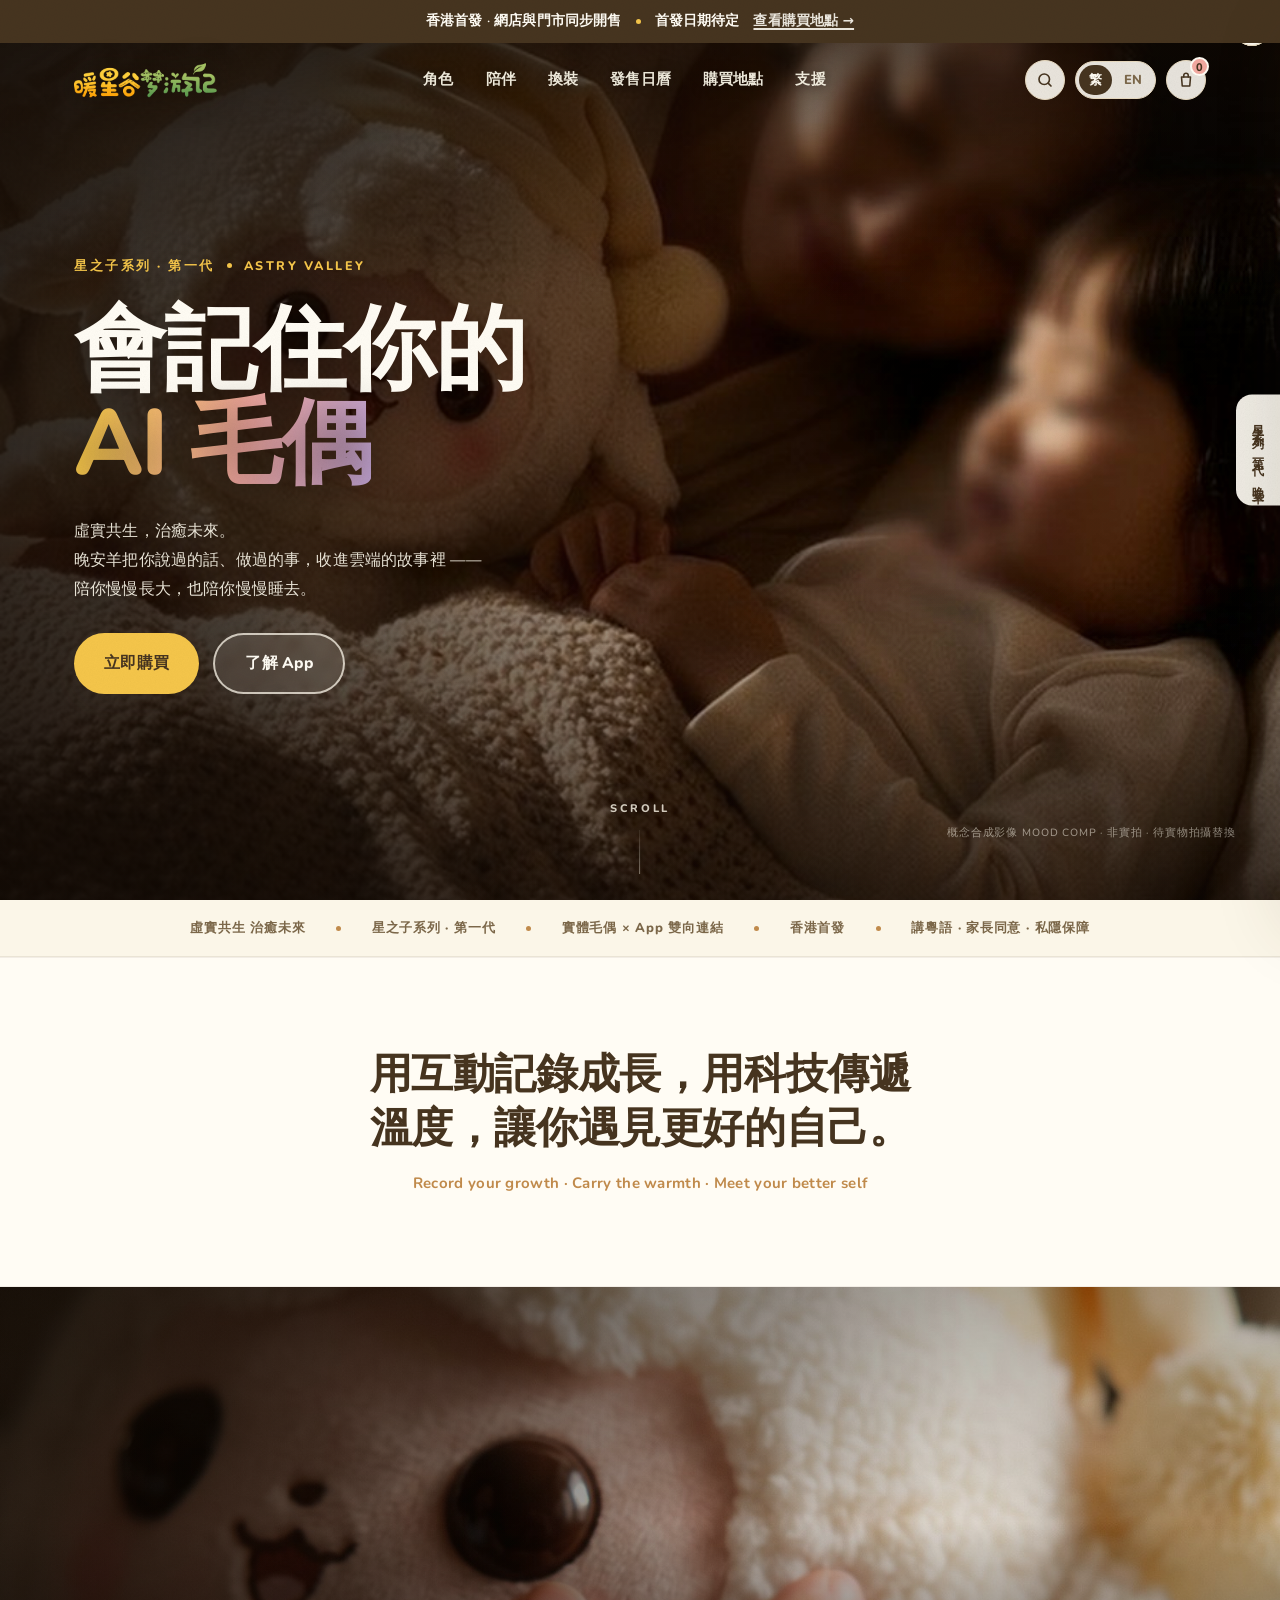
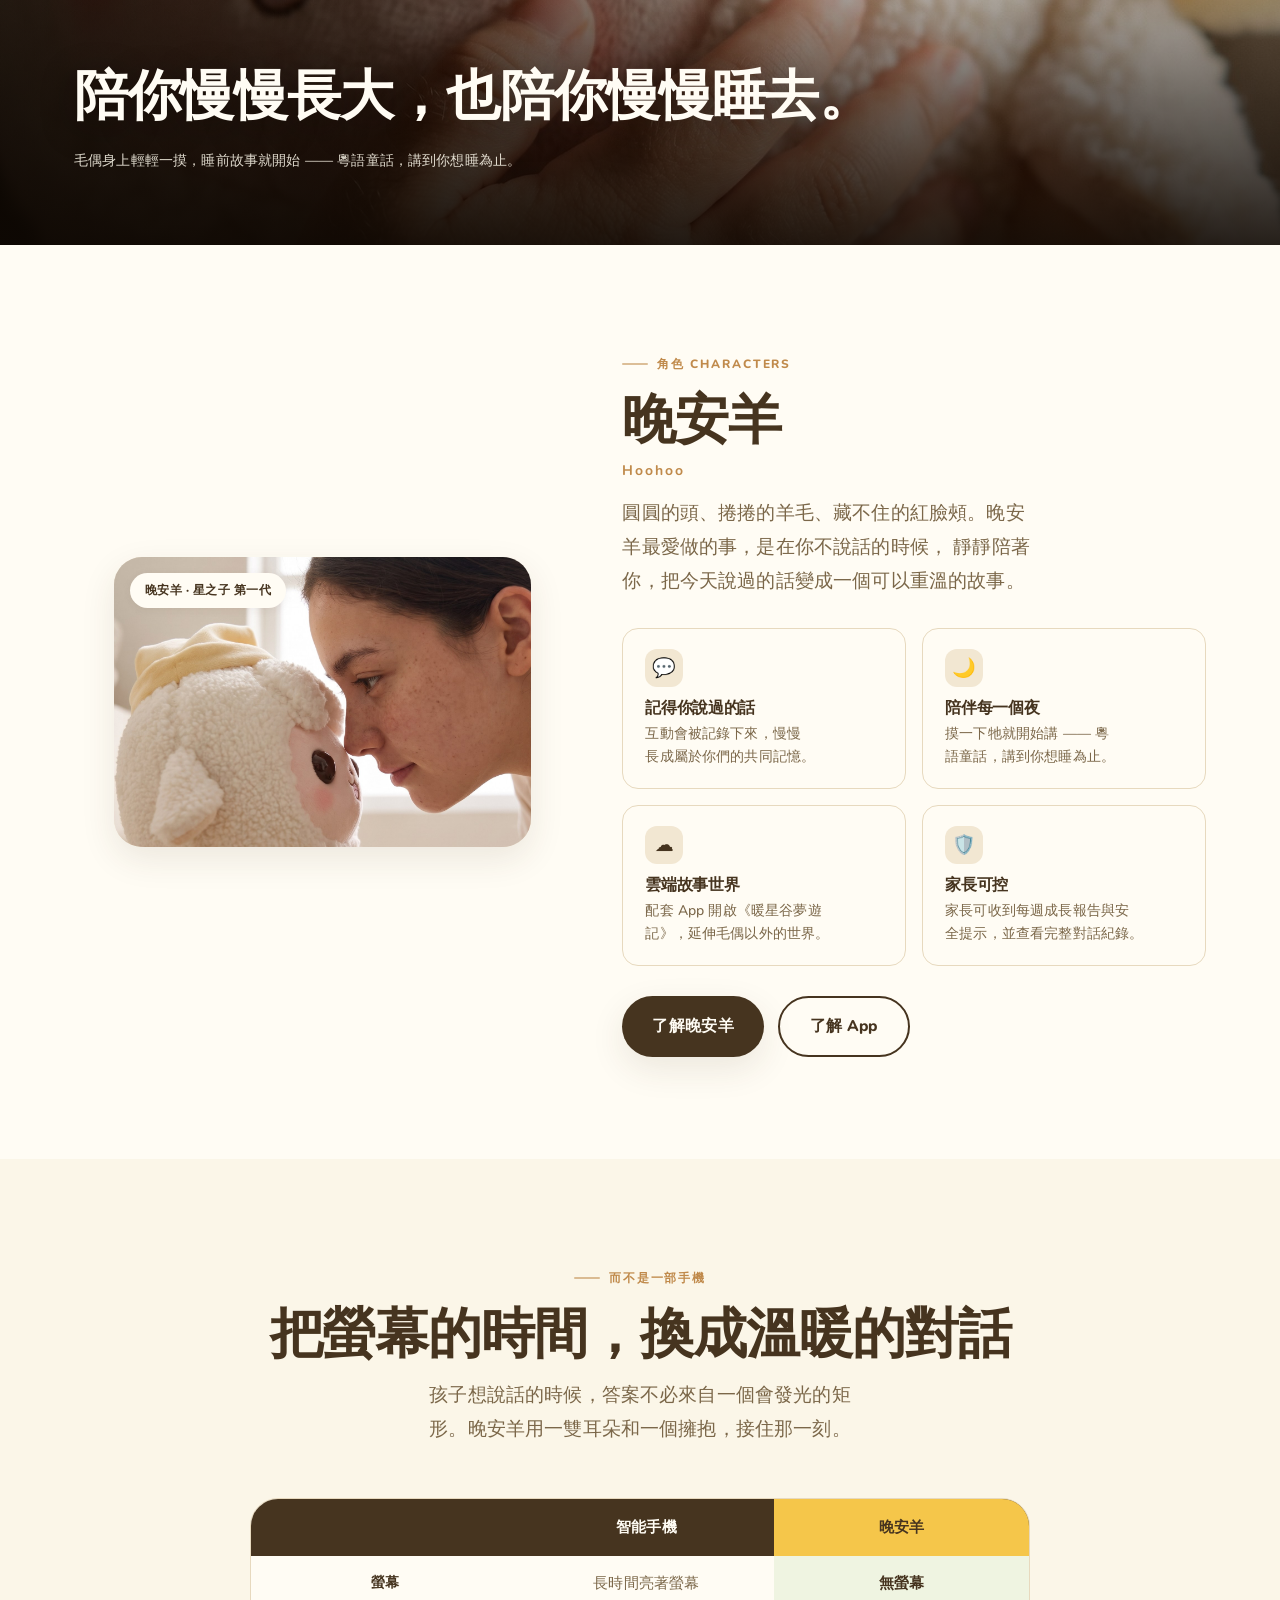
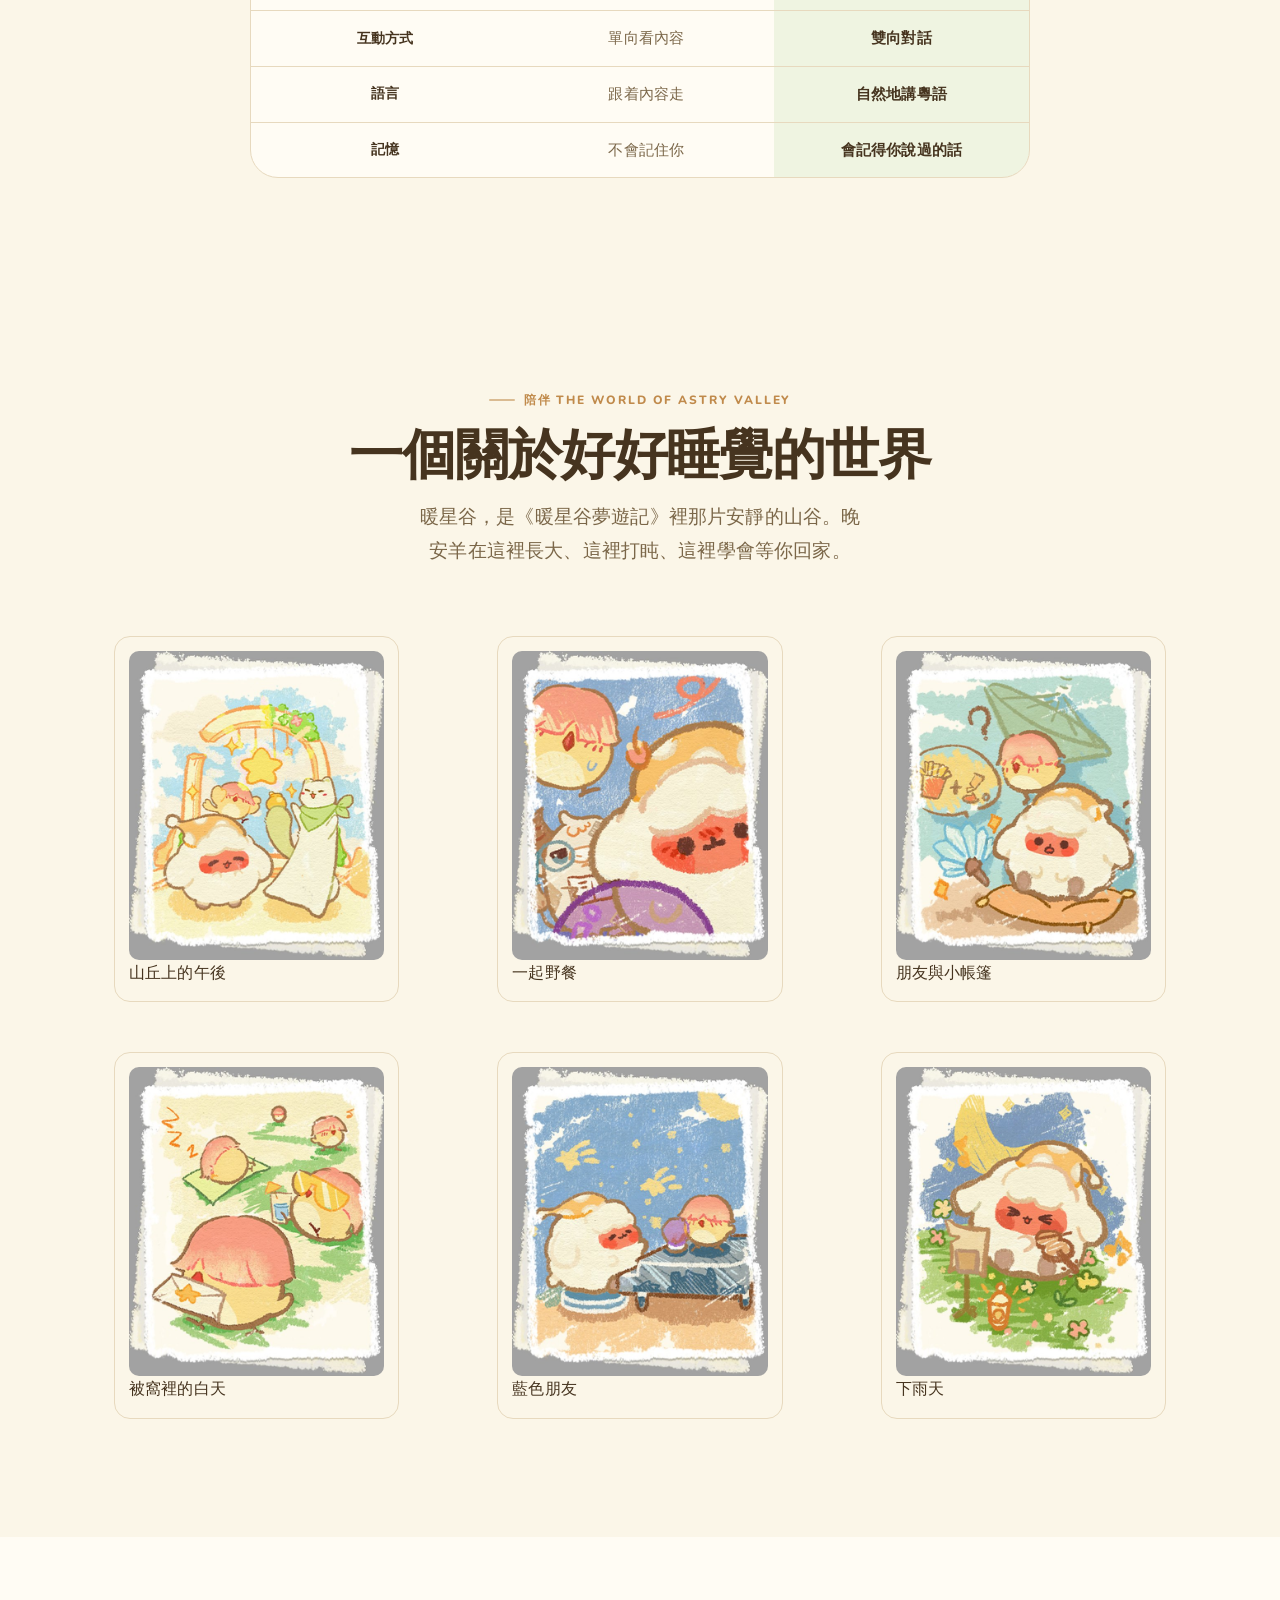
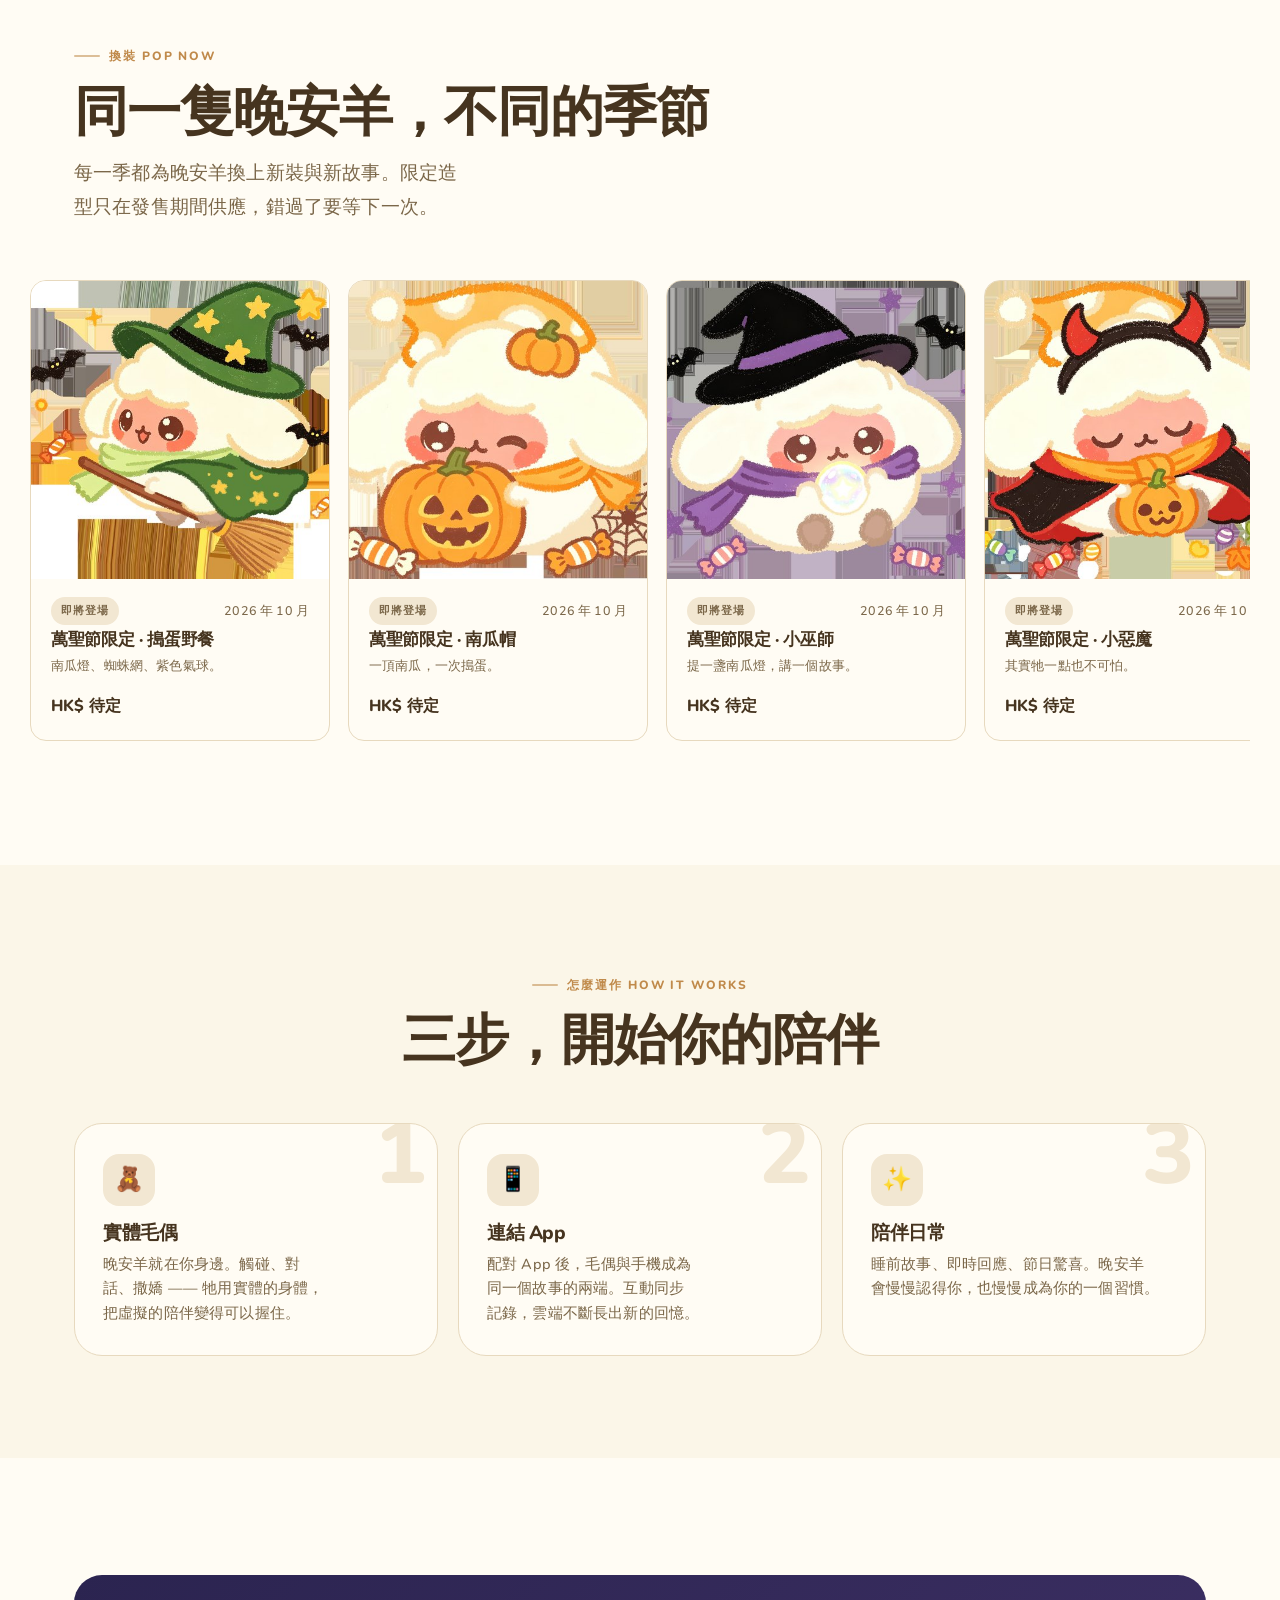
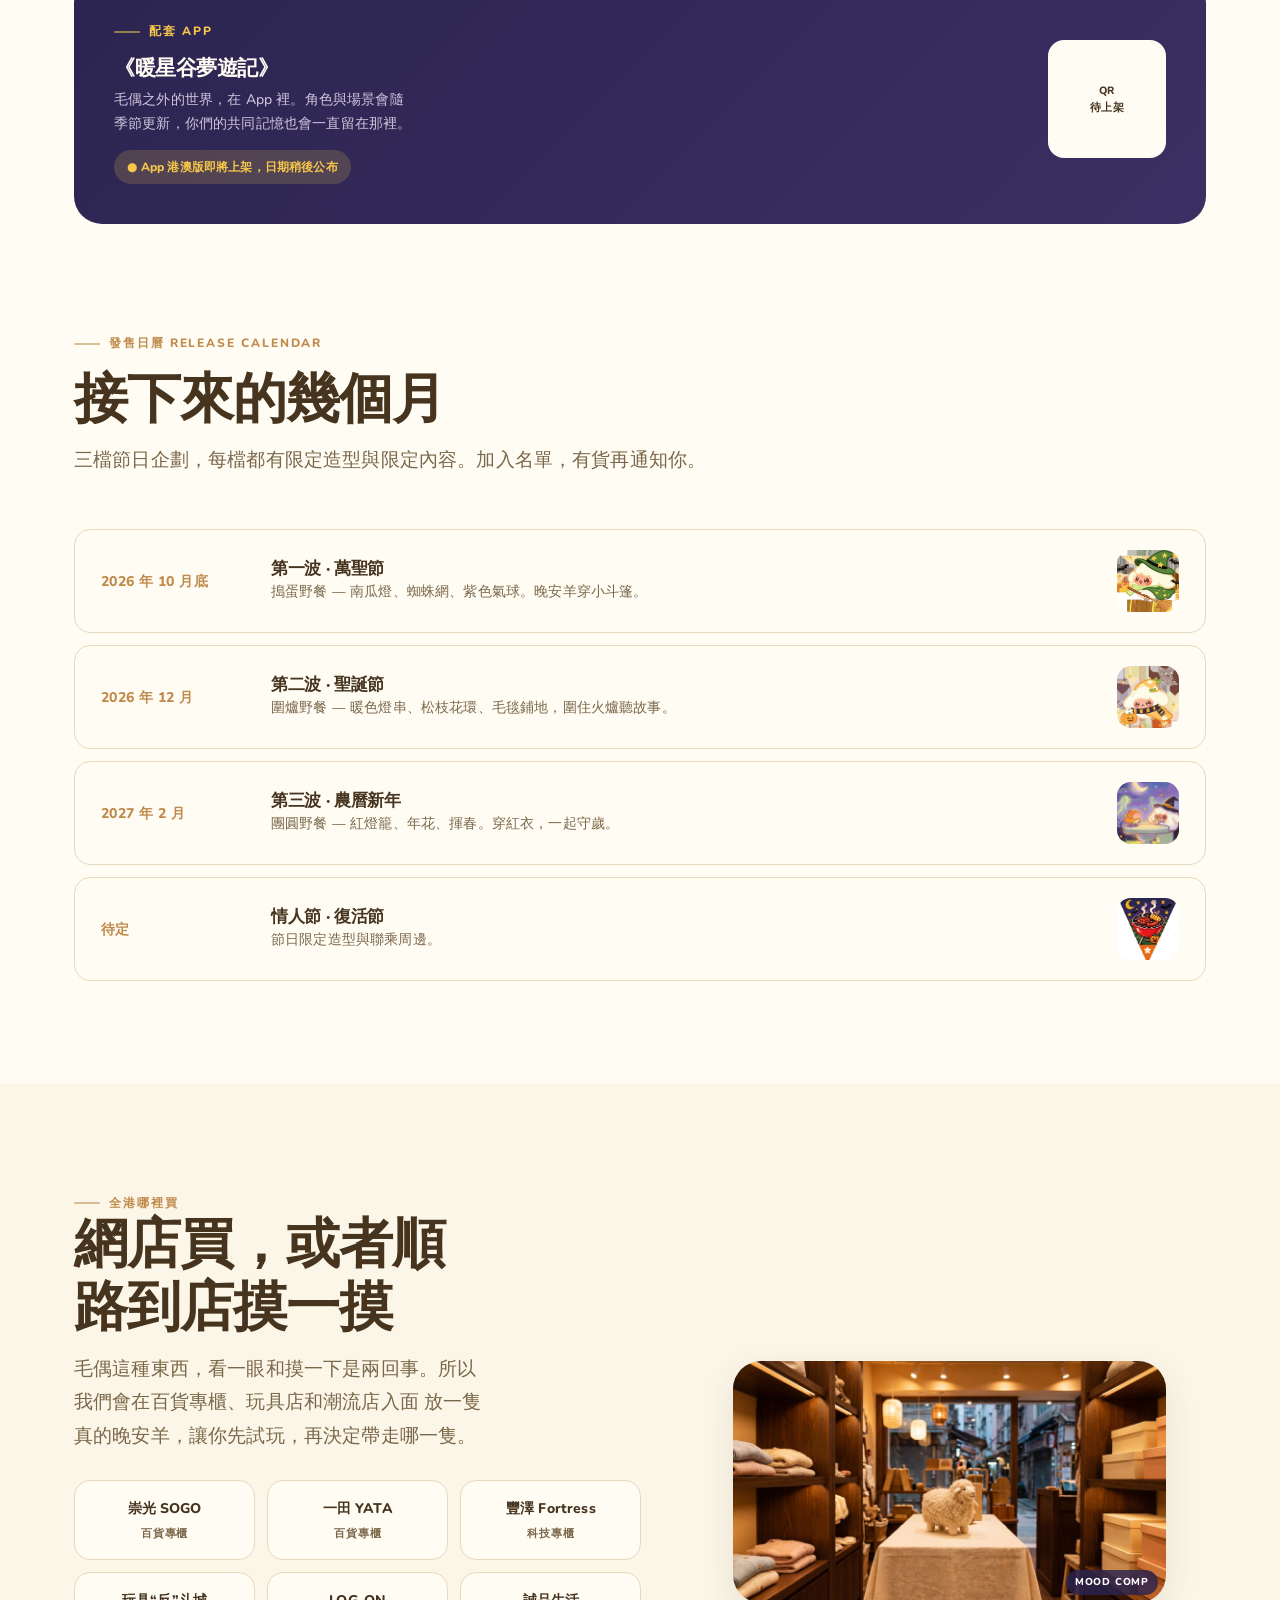
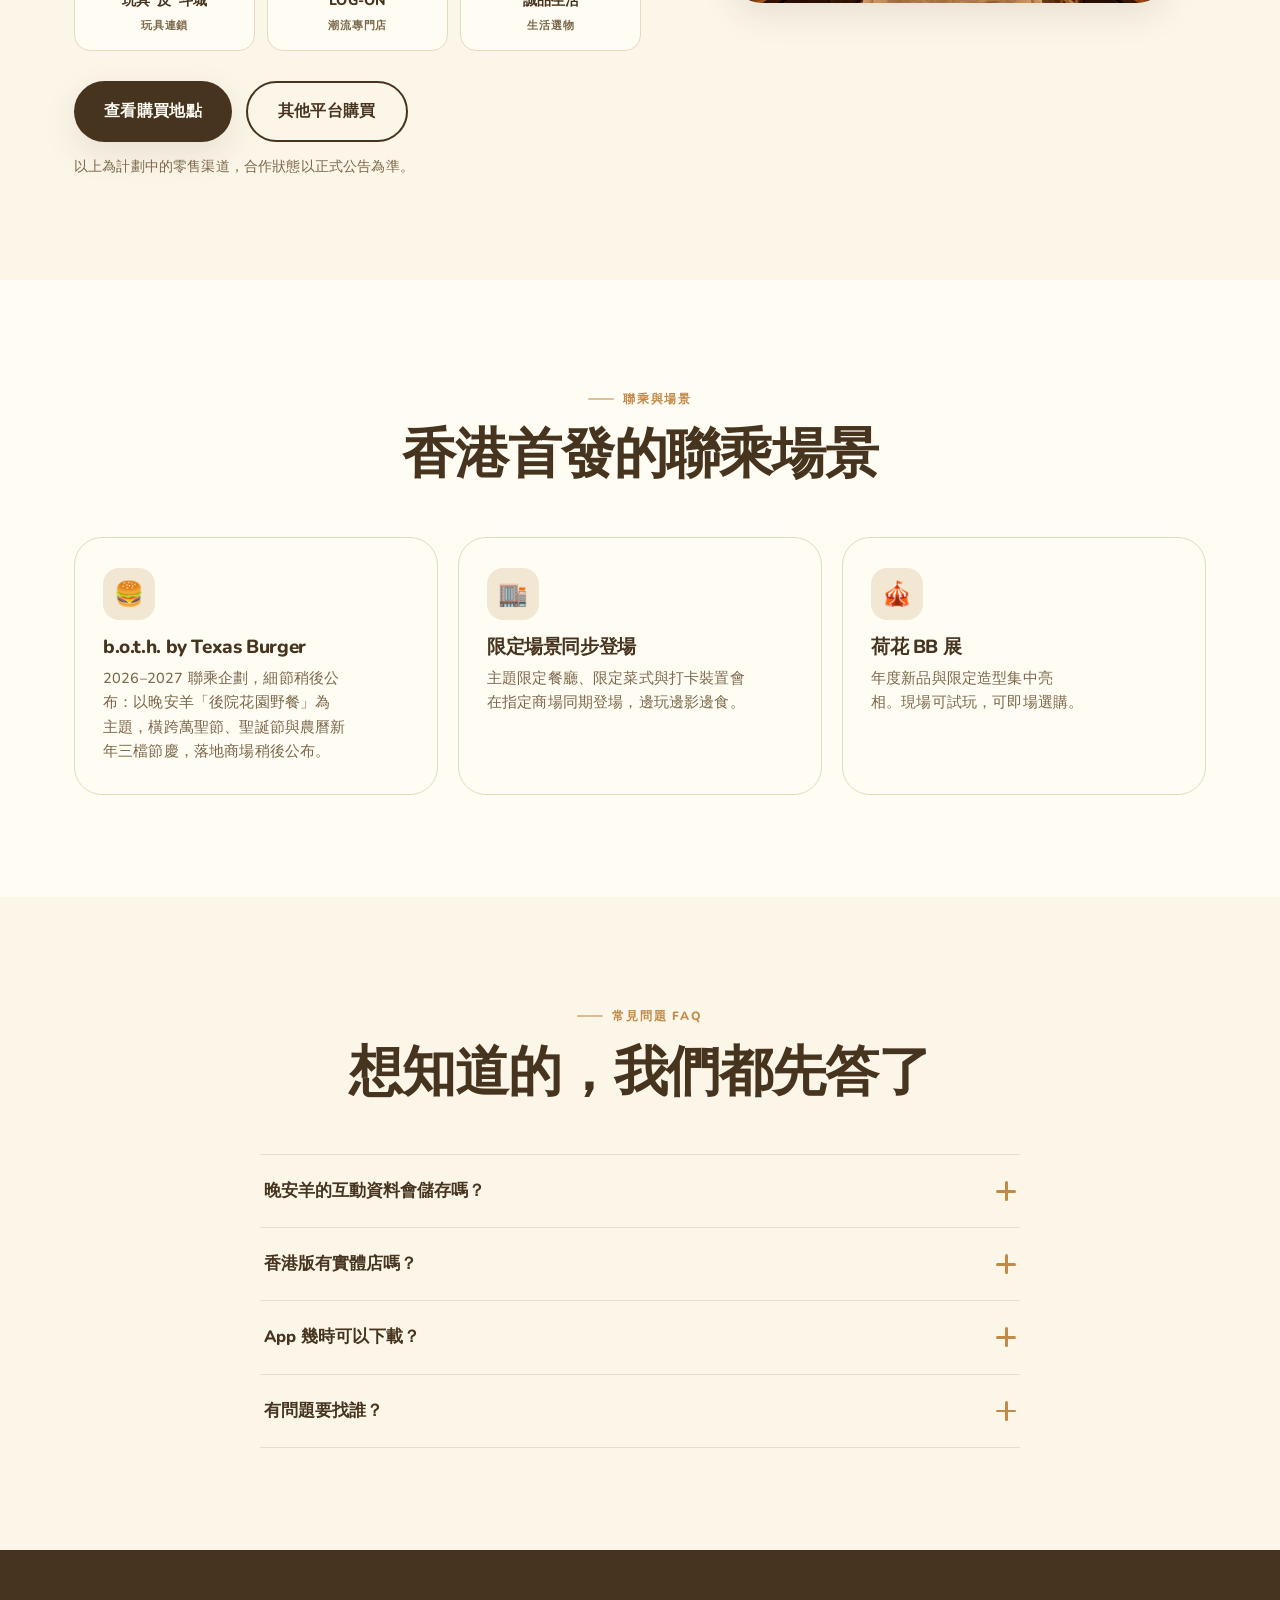
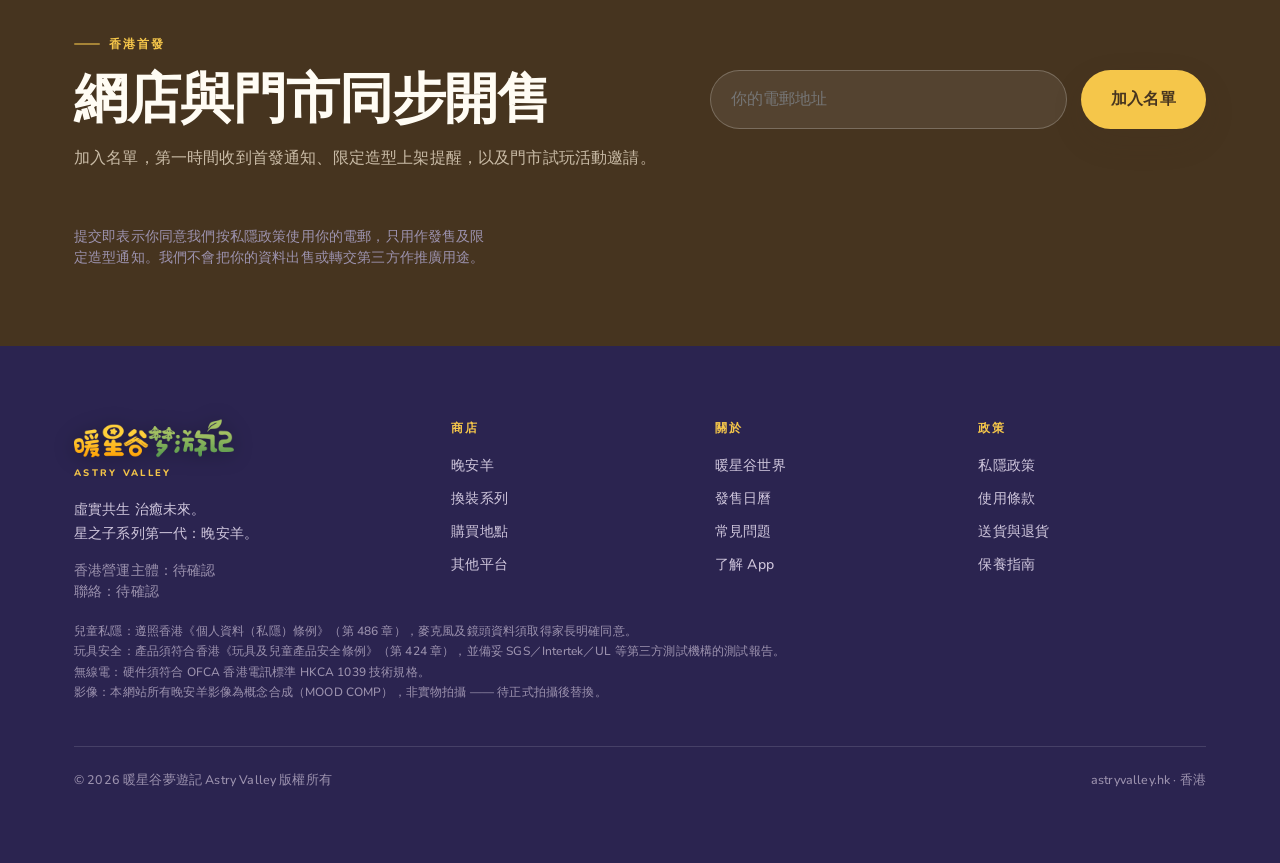
<file: index.html>
<!DOCTYPE html>
<html lang="zh-Hant-HK">
<head>
<meta charset="utf-8">
<meta name="viewport" content="width=device-width,initial-scale=1">
<title>晚安羊 Hoohoo｜暖星谷夢遊記 Astry Valley 香港</title>
<meta name="description" content="晚安羊是一隻會記住你的 AI 毛偶。虛實共生，治癒未來。暖星谷夢遊記香港首發，網店與門市同步開售。">
<meta name="keywords" content="晚安羊,暖星谷,ASTRY VALLEY,星之子,AI毛偶,香港">
<link rel="canonical" href="https://astryvalley.hk/">
<meta property="og:title" content="晚安羊 Hoohoo｜暖星谷夢遊記 Astry Valley">
<meta property="og:description" content="一隻會記住你的 AI 毛偶。虛實共生，治癒未來。">
<meta property="og:type" content="website">
<meta property="og:locale" content="zh_HK">
<meta property="og:url" content="https://astryvalley.hk/">
<link rel="alternate" hreflang="zh-HK" href="https://astryvalley.hk/">
<link rel="preconnect" href="https://fonts.googleapis.com">
<link rel="preconnect" href="https://fonts.gstatic.com" crossorigin>
<link href="https://fonts.googleapis.com/css2?family=Nunito:wght@500;700;800;900&display=swap" rel="stylesheet">
<link rel="icon" href="favicon.ico">
<link rel="stylesheet" href="assets/css/style.css">
</head>
<body class="page-home">
<div class="grain" aria-hidden="true"></div>
<a class="skip" href="#main">跳至主要內容</a>

<div class="chrome">
<!-- ======================= ANNOUNCEMENT ======================= -->
<div class="announce">
  <div class="wrap">
    <span>香港首發 · 網店與門市同步開售</span>
    <span class="sep" aria-hidden="true"></span>
    <span data-ph="首發日期待確認">首發日期待定</span>
    <a href="store.html">查看購買地點 →</a>
  </div>
</div>

<!-- ======================= HEADER ======================= -->
<header class="site-head">
  <div class="wrap head-inner">
    <a class="brand" href="index.html" aria-label="暖星谷夢遊記 Astry Valley 首頁">
      <img class="brand-logo" src="assets/img/astryai_logo_CN.png" alt="暖星谷夢遊記 Astry Valley" width="223" height="54">
    </a>

    <nav class="nav" aria-label="主導覽">
      <ul class="nav-list">
        <li><a href="#character">角色</a></li>
        <li><a href="#world">陪伴</a></li>
        <li><a href="#drops">換裝</a></li>
        <li><a href="#calendar">發售日曆</a></li>
        <li><a href="store.html">購買地點</a></li>
        <li><a href="#support">支援</a></li>
      </ul>
    </nav>

    <div class="head-tools">
      <button class="icon-btn search-btn" aria-label="搜尋">
        <svg width="18" height="18" viewBox="0 0 24 24" fill="none" stroke="currentColor" stroke-width="2.2" stroke-linecap="round"><circle cx="11" cy="11" r="7"/><path d="m20 20-3.5-3.5"/></svg>
      </button>
      <div class="lang" role="group" aria-label="語言">
        <button class="on" data-lang="zh">繁</button>
        <button data-lang="en">EN</button>
      </div>
      <button class="icon-btn bag-btn" aria-label="購物袋">
        <svg width="18" height="18" viewBox="0 0 24 24" fill="none" stroke="currentColor" stroke-width="2.1" stroke-linecap="round" stroke-linejoin="round"><path d="M6 8h12l-1 12H7L6 8Z"/><path d="M9 8V6a3 3 0 0 1 6 0v2"/></svg>
        <span class="bag-count">0</span>
      </button>
      <button class="burger" aria-label="開啟選單" aria-expanded="false">
        <svg width="20" height="20" viewBox="0 0 24 24" stroke="currentColor" stroke-width="2.4" stroke-linecap="round"><path d="M4 7h16M4 12h16M4 17h16"/></svg>
      </button>
    </div>
  </div>
</header>
</div><!-- /.chrome -->

<!-- mobile nav -->
<div class="mobile-nav" id="mobileNav" aria-hidden="true">
  <div class="mn-head">
    <span class="brand-cn" style="font-family:var(--font-d);font-weight:800;font-size:19px">暖星谷夢遊記</span>
    <button class="icon-btn mn-close" aria-label="關閉選單">
      <svg width="18" height="18" viewBox="0 0 24 24" stroke="currentColor" stroke-width="2.4" stroke-linecap="round"><path d="M6 6l12 12M18 6 6 18"/></svg>
    </button>
  </div>
  <a class="mn-link" href="#character">角色</a>
  <a class="mn-link" href="#world">陪伴</a>
  <a class="mn-link" href="#drops">換裝</a>
  <a class="mn-link" href="#calendar">發售日曆</a>
  <a class="mn-link" href="store.html">購買地點</a>
  <a class="mn-link" href="#support">支援</a>
  <div class="cta-row"><a class="btn btn-primary" href="product.html">立即購買</a></div>
</div>

<main id="main">

<!-- ======================= HERO ======================= -->
<!-- Art direction: LOVOT / ropet pattern — one cinematic photograph, oversized
     type on the left, the people on the right, nothing else competing.
     Version C imagery layer: this photograph is an own generated concept
     composite (MOOD COMP), not a real shoot — 晚安羊 has never been
     photographed. It stands in for the shoot. Replace on shoot. -->
<section class="hero" id="top">
  <div class="hero-media">
    <picture>
      <source media="(max-width:900px)" srcset="assets/img/vc-hero-mobile.jpg">
      <img src="assets/img/vc-hero.jpg" alt="概念合成：爸爸媽媽和小朋友與晚安羊在床上一起，燈還亮著">
    </picture>
  </div>
  <div class="hero-scrim" aria-hidden="true"></div>

  <div class="wrap hero-inner">
    <div class="hero-copy">
      <span class="hero-kicker">星之子系列 · 第一代<span class="dot"></span>ASTRY VALLEY</span>
      <h1 class="hero-h1">會記住你的<br><span class="hl">AI 毛偶</span></h1>
      <p class="hero-lede">
        虛實共生，治癒未來。<br>
        晚安羊把你說過的話、做過的事，收進雲端的故事裡 ——<span class="hero-br">陪你慢慢長大，也陪你慢慢睡去。</span>
      </p>
      <div class="cta-row">
        <a class="btn btn-sun" href="product.html">立即購買</a>
        <a class="btn btn-outline" href="#app">了解 App</a>
      </div>
    </div>
  </div>

  <p class="hero-tag">星之子系列 · 第一代 · 晚安羊</p>
  <a class="hero-scroll" href="#character" aria-label="向下捲動至角色介紹"><span>SCROLL</span><i class="line"></i></a>
  <p class="hero-credit">概念合成影像 MOOD COMP · 非實拍 · 待實物拍攝替換</p>
</section>

<!-- ======================= TRUST STRIP ======================= -->
<div class="hero-bar">
  <div class="wrap hero-bar-in">
    <span>虛實共生 治癒未來</span><span class="dot"></span>
    <span>星之子系列 · 第一代</span><span class="dot"></span>
    <span>實體毛偶 × App 雙向連結</span><span class="dot"></span>
    <span>香港首發</span><span class="dot"></span>
    <span>講粵語 · 家長同意 · 私隱保障</span>
  </div>
</div>

<!-- ======================= MANIFESTO ======================= -->
<section class="manifesto">
  <div class="wrap">
    <p class="manifesto-line">用互動記錄成長，用科技傳遞溫度，讓你遇見更好的自己。</p>
    <p class="manifesto-en">Record your growth · Carry the warmth · Meet your better self</p>
  </div>
</section>

<!-- ======================= MOOD BAND ======================= -->
<!-- Second cinematic beat. Version C imagery layer — a concept composite
     (MOOD COMP) standing in for the real shoot. Copy reused verbatim from the
     client description and the 「晚安羊語音驚喜」 line in the B.O.T.H × 暖星谷
     proposal. -->
<section class="mood-band">
  <div class="mood-band-media">
    <img src="assets/img/vc-mood-touch.jpg" alt="概念合成：手掌輕輕放在晚安羊的臉上">
  </div>
  <div class="mood-band-scrim" aria-hidden="true"></div>
  <div class="wrap mood-band-inner">
    <p class="mood-band-line">陪你慢慢長大，也陪你慢慢睡去。</p>
    <p class="mood-band-sub">毛偶身上輕輕一摸，睡前故事就開始 —— 粵語童話，講到你想睡為止。</p>
  </div>
</section>

<!-- ======================= CHARACTER ======================= -->
<section class="section" id="character">
  <div class="wrap char-grid">
    <figure class="char-figure">
      <img src="assets/img/vc-char-eyelevel.jpg" alt="概念合成：媽媽湊近晚安羊，牠也在看你">
      <figcaption class="char-tag">晚安羊 · 星之子 第一代</figcaption>
    </figure>

    <div>
      <span class="eyebrow">角色 Characters</span>
      <h2 class="h2 mt-s">晚安羊</h2>
      <p class="pdp-en">Hoohoo</p>
      <p class="lede mt-s">
        圓圓的頭、捲捲的羊毛、藏不住的紅臉頰。晚安羊最愛做的事，是在你不說話的時候，
        靜靜陪著你，把今天說過的話變成一個可以重溫的故事。
      </p>

      <div class="feature-list">
        <div class="feature">
          <div class="ic" aria-hidden="true">💬</div>
          <h4>記得你說過的話</h4>
          <p>互動會被記錄下來，慢慢長成屬於你們的共同記憶。</p>
        </div>
        <div class="feature">
          <div class="ic" aria-hidden="true">🌙</div>
          <h4>陪伴每一個夜</h4>
          <p>摸一下牠就開始講 —— 粵語童話，講到你想睡為止。</p>
        </div>
        <div class="feature">
          <div class="ic" aria-hidden="true">☁️</div>
          <h4>雲端故事世界</h4>
          <p>配套 App 開啟《暖星谷夢遊記》，延伸毛偶以外的世界。</p>
        </div>
        <div class="feature">
          <div class="ic" aria-hidden="true">🛡️</div>
          <h4>家長可控</h4>
          <p data-ph="家長端功能待技術確認">家長可收到每週成長報告與安全提示，並查看完整對話紀錄。</p>
        </div>
      </div>

      <div class="cta-row">
        <a class="btn btn-primary" href="product.html">了解晚安羊</a>
        <a class="btn btn-ghost" href="#app">了解 App</a>
      </div>
    </div>
  </div>
</section>

<!-- ======================= VS SCREEN ======================= -->
<section class="section section--sand" id="vs">
  <div class="wrap">
    <div class="sec-head center">
      <span class="eyebrow">而不是一部手機</span>
      <h2 class="h2">把螢幕的時間，換成溫暖的對話</h2>
      <p class="lede mt-s" style="margin-inline:auto">
        孩子想說話的時候，答案不必來自一個會發光的矩形。晚安羊用一雙耳朵和一個擁抱，接住那一刻。
      </p>
    </div>

    <div class="cmp">
      <div class="cmp-head">
        <span></span>
        <span>智能手機</span>
        <span class="cmp-us">晚安羊</span>
      </div>
      <div class="cmp-row">
        <span>螢幕</span>
        <span>長時間亮著螢幕</span>
        <span class="cmp-us" data-ph="是否完全無螢幕待技術確認">無螢幕</span>
      </div>
      <div class="cmp-row">
        <span>互動方式</span>
        <span>單向看內容</span>
        <span class="cmp-us" data-ph="互動方式待技術確認">雙向對話</span>
      </div>
      <div class="cmp-row">
        <span>語言</span>
        <span>跟着內容走</span>
        <span class="cmp-us">自然地講粵語</span>
      </div>
      <div class="cmp-row">
        <span>記憶</span>
        <span>不會記住你</span>
        <span class="cmp-us">會記得你說過的話</span>
      </div>
    </div>

    <p class="ph-note">「講粵語」取自 B.O.T.H × 暖星谷 聯乘企劃提案的「晚安羊語音驚喜」條目。</p>
    <p class="ph-note">此比較表為概念提案（參照韓國 Cuddles 的螢幕對照表）。無螢幕、雙向對話兩項須由技術方確認後方可使用，不可先於確認上線。</p>
  </div>
</section>

<!-- ======================= WORLD / 陪伴 ======================= -->
<section class="section section--sand" id="world">
  <div class="wrap">
    <div class="sec-head center">
      <span class="eyebrow">陪伴 The world of Astry Valley</span>
      <h2 class="h2">一個關於好好睡覺的世界</h2>
      <p class="lede mt-s" style="margin-inline:auto">
        暖星谷，是《暖星谷夢遊記》裡那片安靜的山谷。晚安羊在這裡長大、這裡打盹、這裡學會等你回家。
      </p>
    </div>

    <div class="world-grid">
      <figure class="world-card"><img src="assets/img/world-01.jpg" alt="暖星谷插畫：山丘上的午後"><figcaption>山丘上的午後</figcaption></figure>
      <figure class="world-card"><img src="assets/img/world-02.jpg" alt="暖星谷插畫：一起野餐"><figcaption>一起野餐</figcaption></figure>
      <figure class="world-card"><img src="assets/img/world-03.jpg" alt="暖星谷插畫：朋友與小帳篷"><figcaption>朋友與小帳篷</figcaption></figure>
      <figure class="world-card"><img src="assets/img/world-04.jpg" alt="暖星谷插畫：被窩裡的白天"><figcaption>被窩裡的白天</figcaption></figure>
      <figure class="world-card"><img src="assets/img/world-05.jpg" alt="暖星谷插畫：藍色朋友"><figcaption>藍色朋友</figcaption></figure>
      <figure class="world-card"><img src="assets/img/world-06.jpg" alt="暖星谷插畫：下雨天"><figcaption>下雨天</figcaption></figure>
    </div>

    <p class="ph-note">上列插畫為暖星谷品牌現有插畫素材（from IP 資料夾），是否全部適用於香港版需 IP 方確認。</p>
  </div>
</section>

<!-- ======================= DROPS ======================= -->
<section class="section" id="drops">
  <div class="wrap">
    <div class="sec-head">
      <span class="eyebrow">換裝 POP NOW</span>
      <h2 class="h2">同一隻晚安羊，不同的季節</h2>
      <p class="lede mt-s">
        每一季都為晚安羊換上新裝與新故事。限定造型只在發售期間供應，錯過了要等下一次。
      </p>
    </div>

    <div class="rail">
      <article class="drop-card">
        <div class="ph-img"><img src="assets/img/season-01.jpg" alt="萬聖節限定造型：巫師帽與綠斗篷"><button class="wish" type="button" aria-label="加入收藏">♡</button></div>
        <div class="drop-body">
          <div class="drop-meta"><span class="tag tag-soon">即將登場</span><span class="meta">2026 年 10 月</span></div>
          <h4>萬聖節限定 · 搗蛋野餐</h4>
          <p class="meta">南瓜燈、蜘蛛網、紫色氣球。</p>
          <div class="drop-price" data-ph="售價待定">HK$ 待定</div>
        </div>
      </article>

      <article class="drop-card">
        <div class="ph-img"><img src="assets/img/season-03.jpg" alt="萬聖節限定造型：南瓜帽"><button class="wish" type="button" aria-label="加入收藏">♡</button></div>
        <div class="drop-body">
          <div class="drop-meta"><span class="tag tag-soon">即將登場</span><span class="meta">2026 年 10 月</span></div>
          <h4>萬聖節限定 · 南瓜帽</h4>
          <p class="meta">一頂南瓜，一次搗蛋。</p>
          <div class="drop-price" data-ph="售價待定">HK$ 待定</div>
        </div>
      </article>

      <article class="drop-card">
        <div class="ph-img"><img src="assets/img/season-04.jpg" alt="萬聖節限定造型：巫師帽與紫圍巾"><button class="wish" type="button" aria-label="加入收藏">♡</button></div>
        <div class="drop-body">
          <div class="drop-meta"><span class="tag tag-soon">即將登場</span><span class="meta">2026 年 10 月</span></div>
          <h4>萬聖節限定 · 小巫師</h4>
          <p class="meta">提一盞南瓜燈，講一個故事。</p>
          <div class="drop-price" data-ph="售價待定">HK$ 待定</div>
        </div>
      </article>

      <article class="drop-card">
        <div class="ph-img"><img src="assets/img/season-07.jpg" alt="萬聖節限定造型：小角與披風"><button class="wish" type="button" aria-label="加入收藏">♡</button></div>
        <div class="drop-body">
          <div class="drop-meta"><span class="tag tag-soon">即將登場</span><span class="meta">2026 年 10 月</span></div>
          <h4>萬聖節限定 · 小惡魔</h4>
          <p class="meta">其實牠一點也不可怕。</p>
          <div class="drop-price" data-ph="售價待定">HK$ 待定</div>
        </div>
      </article>

      <article class="drop-card">
        <div class="ph-img"><img src="assets/img/season-05.jpg" alt="聖誕節限定造型：橙色圍巾"><button class="wish" type="button" aria-label="加入收藏">♡</button></div>
        <div class="drop-body">
          <div class="drop-meta"><span class="tag tag-soon">即將登場</span><span class="meta">2026 年 12 月</span></div>
          <h4>聖誕節限定 · 圍爐野餐</h4>
          <p class="meta">毛毯鋪地，燈串纏上花環。</p>
          <div class="drop-price" data-ph="售價待定">HK$ 待定</div>
        </div>
      </article>

      <article class="drop-card">
        <div class="ph-img"><img src="assets/img/season-06.jpg" alt="聖誕節限定造型：暖橙帽子"><button class="wish" type="button" aria-label="加入收藏">♡</button></div>
        <div class="drop-body">
          <div class="drop-meta"><span class="tag tag-soon">即將登場</span><span class="meta">2026 年 12 月</span></div>
          <h4>聖誕節限定 · 冬眠日</h4>
          <p class="meta">蓋著毛毯，靠著雪人。</p>
          <div class="drop-price" data-ph="售價待定">HK$ 待定</div>
        </div>
      </article>

      <article class="drop-card">
        <div class="ph-img"><img src="assets/img/kv-night.jpg" alt="夜幕下的暖星谷"><button class="wish" type="button" aria-label="加入收藏">♡</button></div>
        <div class="drop-body">
          <div class="drop-meta"><span class="tag tag-limited">限量</span><span class="meta">2027 年 2 月</span></div>
          <h4>農曆新年限定 · 團圓野餐</h4>
          <p class="meta">紅燈籠、年花、揮春。</p>
          <div class="drop-price" data-ph="售價待定">HK$ 待定</div>
        </div>
      </article>
    </div>

    <p class="ph-note">造型與節日配對為概念提案；萬聖／聖誕／新年三檔節期節奏取自 B.O.T.H × 暖星谷 聯乘企劃提案（2026–2027）。售價待客戶確認。</p>
  </div>
</section>

<!-- ======================= HOW IT WORKS ======================= -->
<section class="section section--sand">
  <div class="wrap">
    <div class="sec-head center">
      <span class="eyebrow">怎麼運作 How it works</span>
      <h2 class="h2">三步，開始你的陪伴</h2>
    </div>
    <div class="steps">
      <article class="step">
        <div class="n" aria-hidden="true">1</div>
        <div class="ic" aria-hidden="true">🧸</div>
        <h4>實體毛偶</h4>
        <p>晚安羊就在你身邊。觸碰、對話、撒嬌 —— 牠用實體的身體，把虛擬的陪伴變得可以握住。</p>
      </article>
      <article class="step">
        <div class="n" aria-hidden="true">2</div>
        <div class="ic" aria-hidden="true">📱</div>
        <h4>連結 App</h4>
        <p data-ph="配對流程待技術確認">配對 App 後，毛偶與手機成為同一個故事的兩端。互動同步記錄，雲端不斷長出新的回憶。</p>
      </article>
      <article class="step">
        <div class="n" aria-hidden="true">3</div>
        <div class="ic" aria-hidden="true">✨</div>
        <h4>陪伴日常</h4>
        <p>睡前故事、即時回應、節日驚喜。晚安羊會慢慢認得你，也慢慢成為你的一個習慣。</p>
      </article>
    </div>
  </div>
</section>

<!-- ======================= APP BAND ======================= -->
<section class="section" id="app" style="padding-bottom:0">
  <div class="wrap">
    <div class="app-band">
      <div>
        <span class="eyebrow" style="color:var(--sun)">配套 App</span>
        <h4 class="h3 mt-s" style="color:var(--cream)">《暖星谷夢遊記》</h4>
        <p>毛偶之外的世界，在 App 裡。角色與場景會隨季節更新，你們的共同記憶也會一直留在那裡。</p>
        <span class="app-note">● App 港澳版即將上架，日期稍後公布</span>
      </div>
      <div class="app-qr" aria-label="App 下載位置待定">
        QR<br>待上架
      </div>
    </div>
  </div>
</section>

<!-- ======================= CALENDAR ======================= -->
<section class="section" id="calendar">
  <div class="wrap">
    <div class="sec-head">
      <span class="eyebrow">發售日曆 Release calendar</span>
      <h2 class="h2">接下來的幾個月</h2>
      <p class="lede mt-s">三檔節日企劃，每檔都有限定造型與限定內容。加入名單，有貨再通知你。</p>
    </div>

    <div class="cal">
      <article class="cal-row">
        <div class="cal-date">2026 年 10 月底</div>
        <div><h4>第一波 · 萬聖節</h4><p>搗蛋野餐 — 南瓜燈、蜘蛛網、紫色氣球。晚安羊穿小斗篷。</p></div>
        <div class="cal-thumb"><img src="assets/img/season-01.jpg" alt="萬聖節限定造型"></div>
      </article>
      <article class="cal-row">
        <div class="cal-date">2026 年 12 月</div>
        <div><h4>第二波 · 聖誕節</h4><p>圍爐野餐 — 暖色燈串、松枝花環、毛毯鋪地，圍住火爐聽故事。</p></div>
        <div class="cal-thumb"><img src="assets/img/season-05.jpg" alt="聖誕節限定造型"></div>
      </article>
      <article class="cal-row">
        <div class="cal-date">2027 年 2 月</div>
        <div><h4>第三波 · 農曆新年</h4><p>團圓野餐 — 紅燈籠、年花、揮春。穿紅衣，一起守歲。</p></div>
        <div class="cal-thumb"><img src="assets/img/kv-night.jpg" alt="農曆新年限定造型"></div>
      </article>
      <article class="cal-row">
        <div class="cal-date">待定</div>
        <div><h4>情人節 · 復活節</h4><p data-ph="日期待確認">節日限定造型與聯乘周邊。</p></div>
        <div class="cal-thumb"><img src="assets/img/flag-03.jpg" alt="節日限定吊旗"></div>
      </article>
    </div>

    <p class="ph-note">萬聖／聖誕／新年三檔節奏與日期取自 B.O.T.H × 暖星谷 聯乘企劃提案（2026–2027）；香港網店實際上架日期待客戶確認。</p>
  </div>
</section>

<!-- ======================= O2O ======================= -->
<section class="section section--sand">
  <div class="wrap o2o-grid">
    <div>
      <span class="eyebrow">全港哪裡買</span>
      <h2 class="h2">網店買，或者順路到店摸一摸</h2>
      <p class="lede mt-s">
        毛偶這種東西，看一眼和摸一下是兩回事。所以我們會在百貨專櫃、玩具店和潮流店入面
        放一隻真的晚安羊，讓你先試玩，再決定帶走哪一隻。
      </p>
      <div class="retail-tiles">
         <div class="retail-tile">崇光 SOGO<span>百貨專櫃</span></div>
        <div class="retail-tile">一田 YATA<span>百貨專櫃</span></div>
        <div class="retail-tile">豐澤 Fortress<span>科技專櫃</span></div>
        <div class="retail-tile">玩具“反”斗城<span>玩具連鎖</span></div>
        <div class="retail-tile">LOG-ON<span>潮流專門店</span></div>
        <div class="retail-tile">誠品生活<span>生活選物</span></div>
      </div>
      <div class="cta-row">
        <a class="btn btn-primary" href="store.html">查看購買地點</a>
        <a class="btn btn-ghost" href="store.html#platforms">其他平台購買</a>
      </div>
      <p class="small muted mt-s" data-ph="零售合作狀態待確認">以上為計劃中的零售渠道，合作狀態以正式公告為準。</p>
    </div>

    <figure class="mood">
      <img src="assets/img/mood-retail.jpg" alt="概念合成：精品玩具店內的晚安羊展示" style="border-radius:var(--radius);box-shadow:var(--shadow-m)">
    </figure>
  </div>
</section>

<!-- ======================= COLLAB ======================= -->
<section class="section">
  <div class="wrap">
    <div class="sec-head center">
      <span class="eyebrow">聯乘與場景</span>
      <h2 class="h2">香港首發的聯乘場景</h2>
    </div>

    <div class="steps">
      <article class="step">
        <div class="ic" aria-hidden="true">🍔</div>
        <h4>b.o.t.h. by Texas Burger</h4>
        <p>2026–2027 聯乘企劃，細節稍後公布：以晚安羊「後院花園野餐」為主題，橫跨萬聖節、聖誕節與農曆新年三檔節慶，落地商場稍後公布。</p>
      </article>
      <article class="step">
        <div class="ic" aria-hidden="true">🏬</div>
        <h4>限定場景同步登場</h4>
        <p>主題限定餐廳、限定菜式與打卡裝置會在指定商場同期登場，邊玩邊影邊食。</p>
      </article>
      <article class="step">
        <div class="ic" aria-hidden="true">🎪</div>
        <h4>荷花 BB 展</h4>
        <p>年度新品與限定造型集中亮相。現場可試玩，可即場選購。</p>
      </article>
    </div>
  </div>
</section>

<!-- ======================= SUPPORT ======================= -->
<section class="section section--sand" id="support">
  <div class="wrap">
    <div class="sec-head center">
      <span class="eyebrow">常見問題 FAQ</span>
      <h2 class="h2">想知道的，我們都先答了</h2>
    </div>

    <div class="faq">
      <div class="faq-item">
        <button class="faq-q">晚安羊的互動資料會儲存嗎？<span class="pm" aria-hidden="true"></span></button>
        <div class="faq-a"><p>家長註冊並給予明確同意後才會開啟互動。麥克風與鏡頭資料由家長控制，雲端傳輸全程加密，並按最小化原則處理資料。</p></div>
      </div>
      <div class="faq-item">
        <button class="faq-q">香港版有實體店嗎？<span class="pm" aria-hidden="true"></span></button>
        <div class="faq-a"><p>首批銷售點正在洽談中，涵蓋百貨專櫃、玩具店與潮流店，並設短期 Pop-up。確認後會在「購買地點」頁面公布。</p></div>
      </div>
      <div class="faq-item">
        <button class="faq-q">App 幾時可以下載？<span class="pm" aria-hidden="true"></span></button>
        <div class="faq-a"><p data-ph="上架時間待確認">港澳版正在申請上架，正式上架日期會在這裡更新。即使未配對 App，晚安羊仍可提供基本互動。</p></div>
      </div>
      <div class="faq-item">
        <button class="faq-q">有問題要找誰？<span class="pm" aria-hidden="true"></span></button>
        <div class="faq-a"><p data-ph="客服聯絡資料待確認">香港專屬客服熱線與專線電郵會在開售前公布，營業時間與回覆時效一併列出。</p></div>
      </div>
    </div>
  </div>
</section>

<!-- ======================= SUPPORT BAND ======================= -->
<section class="support">
  <div class="wrap support-grid">
    <div>
      <span class="eyebrow" style="color:var(--sun)">香港首發</span>
      <h2 class="h2 mt-s">網店與門市同步開售</h2>
      <p class="mt-s">加入名單，第一時間收到首發通知、限定造型上架提醒，以及門市試玩活動邀請。</p>
    </div>
    <form class="cta-row" style="margin-top:0" onsubmit="event.preventDefault();this.querySelector('button').textContent='已加入 ✓';">
      <input type="email" required placeholder="你的電郵地址" aria-label="電郵地址"
        style="flex:1;min-width:220px;font:inherit;padding:15px 20px;border-radius:999px;border:1.5px solid rgba(255,255,255,.22);background:rgba(255,255,255,.08);color:var(--cream)">
      <button class="btn btn-sun" type="submit">加入名單</button>
    </form>
    <p class="small" style="color:#9C92AE;margin-top:14px;max-width:62ch">
      提交即表示你同意我們按<a href="#" data-ph="私隱政策頁面待建立">私隱政策</a>使用你的電郵，只用作發售及限定造型通知。我們不會把你的資料出售或轉交第三方作推廣用途。
    </p>
  </div>
</section>

</main>

<!-- ======================= FOOTER ======================= -->
<footer class="foot">
  <div class="wrap">
    <div class="foot-grid">
      <div>
        <div class="foot-brand">
          <img class="brand-logo" src="assets/img/astryai_logo_CN.png" alt="暖星谷夢遊記 Astry Valley" width="223" height="54">
          <span class="brand-en">ASTRY VALLEY</span>
        </div>
        <p style="max-width:34ch;line-height:1.72">虛實共生 治癒未來。<br>星之子系列第一代：晚安羊。</p>
        <p class="small mt-s" style="color:#9C92AE">
          香港營運主體：<span data-ph="香港公司資料待確認">待確認</span><br>
          聯絡：<span data-ph="客服電郵待確認">待確認</span>
        </p>
      </div>

      <div>
        <h5>商店</h5>
        <ul>
          <li><a href="product.html">晚安羊</a></li>
          <li><a href="#drops">換裝系列</a></li>
          <li><a href="store.html">購買地點</a></li>
          <li><a href="store.html#platforms">其他平台</a></li>
        </ul>
      </div>

      <div>
        <h5>關於</h5>
        <ul>
          <li><a href="#world">暖星谷世界</a></li>
          <li><a href="#calendar">發售日曆</a></li>
          <li><a href="#support">常見問題</a></li>
          <li><a href="#app">了解 App</a></li>
        </ul>
      </div>

      <div>
        <h5>政策</h5>
        <ul>
          <li><a href="#" data-ph="政策頁面待建立">私隱政策</a></li>
          <li><a href="#" data-ph="政策頁面待建立">使用條款</a></li>
          <li><a href="#" data-ph="政策頁面待建立">送貨與退貨</a></li>
          <li><a href="#" data-ph="政策頁面待建立">保養指南</a></li>
        </ul>
      </div>
    </div>

    <p class="compliance">
      兒童私隱：遵照香港《個人資料（私隱）條例》（第 486 章），麥克風及鏡頭資料須取得家長明確同意。<br>
      玩具安全：產品須符合香港《玩具及兒童產品安全條例》（第 424 章），並備妥 SGS／Intertek／UL 等第三方測試機構的測試報告。<br>
      無線電：硬件須符合 OFCA 香港電訊標準 HKCA 1039 技術規格。<br>
      影像：本網站所有晚安羊影像為概念合成（MOOD COMP），非實物拍攝 —— 待正式拍攝後替換。
    </p>

    <div class="foot-bottom">
      <span>© 2026 暖星谷夢遊記 Astry Valley 版權所有</span>
      <span>astryvalley.hk · 香港</span>
    </div>
  </div>
</footer>

<!-- ======================= DRAWER ======================= -->
<div class="scrim" id="scrim"></div>
<aside class="drawer" id="drawer" aria-label="購物袋">
  <div class="drawer-head">
    <strong style="font-family:var(--font-d);font-size:18px">購物袋</strong>
    <button class="icon-btn drawer-close" aria-label="關閉購物袋">
      <svg width="18" height="18" viewBox="0 0 24 24" stroke="currentColor" stroke-width="2.4" stroke-linecap="round"><path d="M6 6l12 12M18 6 6 18"/></svg>
    </button>
  </div>
  <div class="drawer-body" id="drawerBody">
    <div class="cart-empty" id="cartEmpty">購物袋還是空的。<br>晚安羊在等你。</div>
  </div>
  <div class="drawer-foot">
    <a class="btn btn-primary" style="width:100%" href="product.html">前往購買</a>
  </div>
</aside>

<script src="assets/js/main.js"></script>
</body>
</html>
</file>
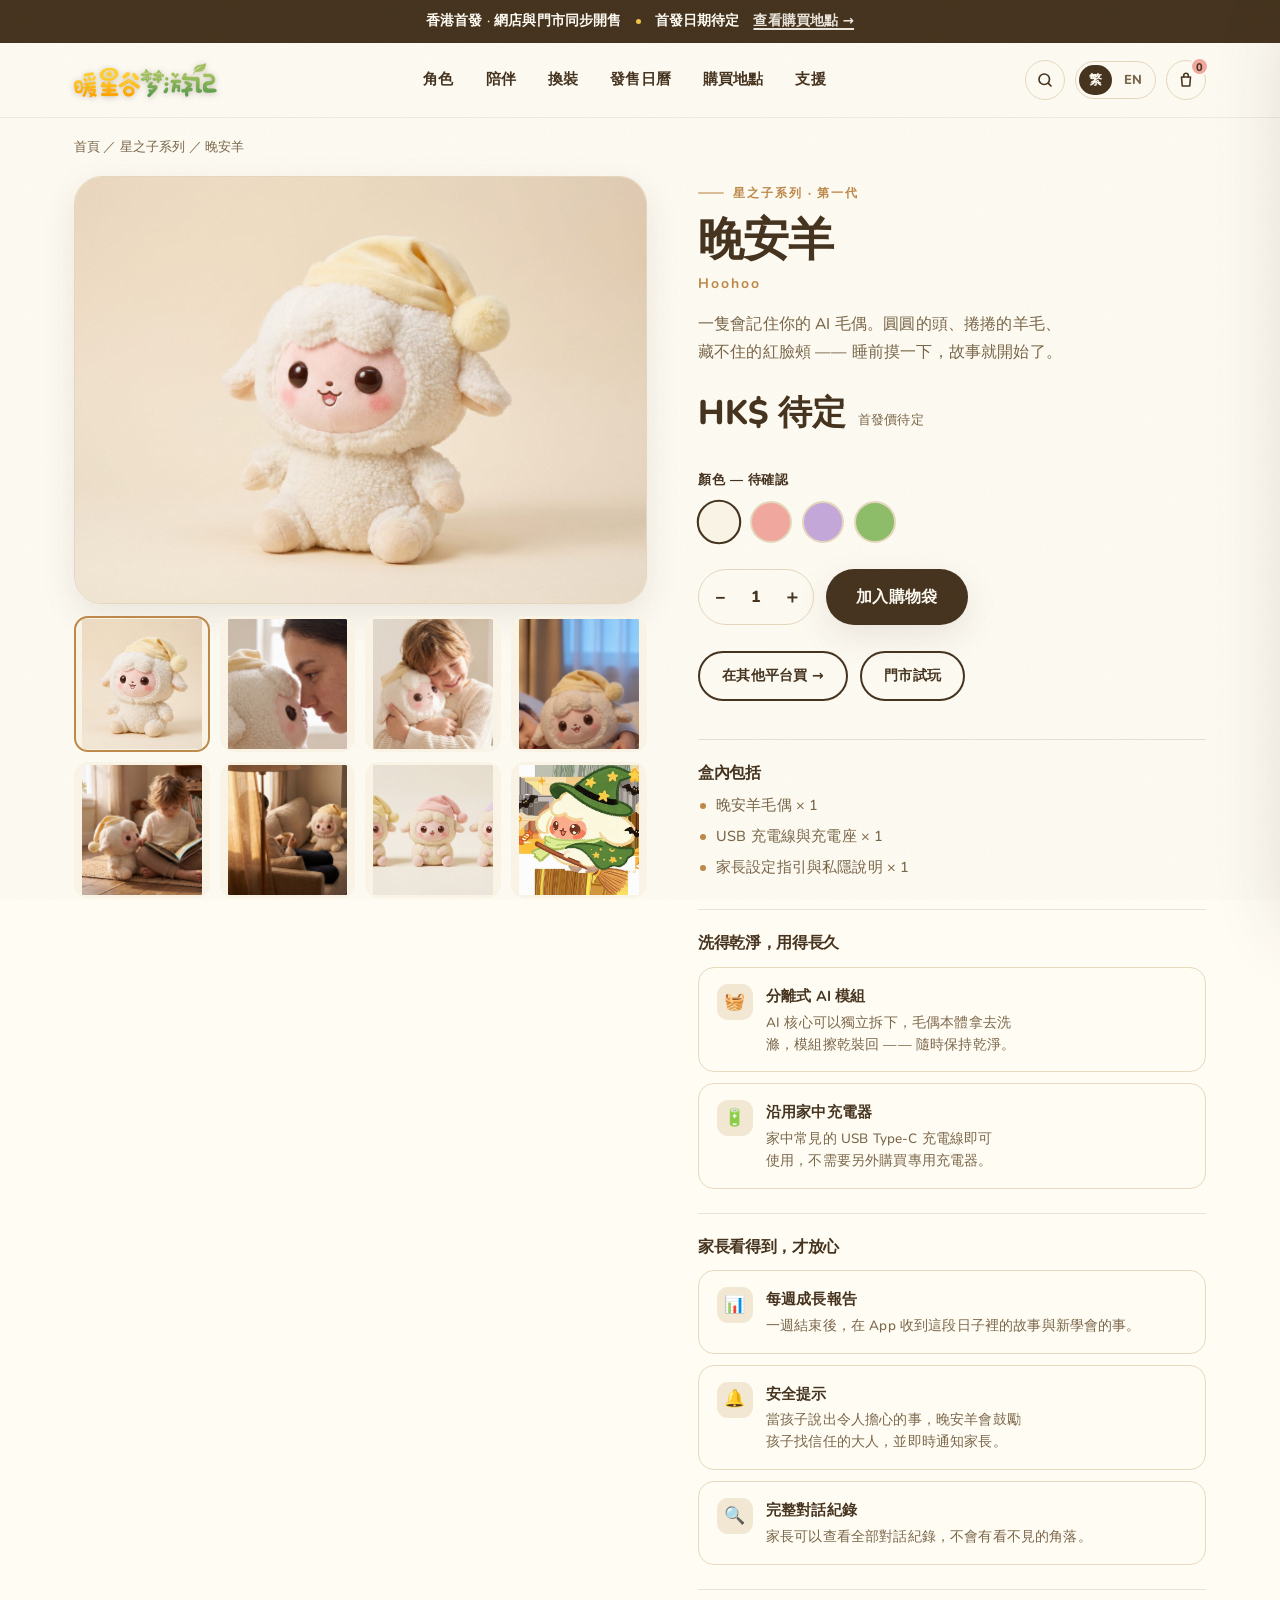
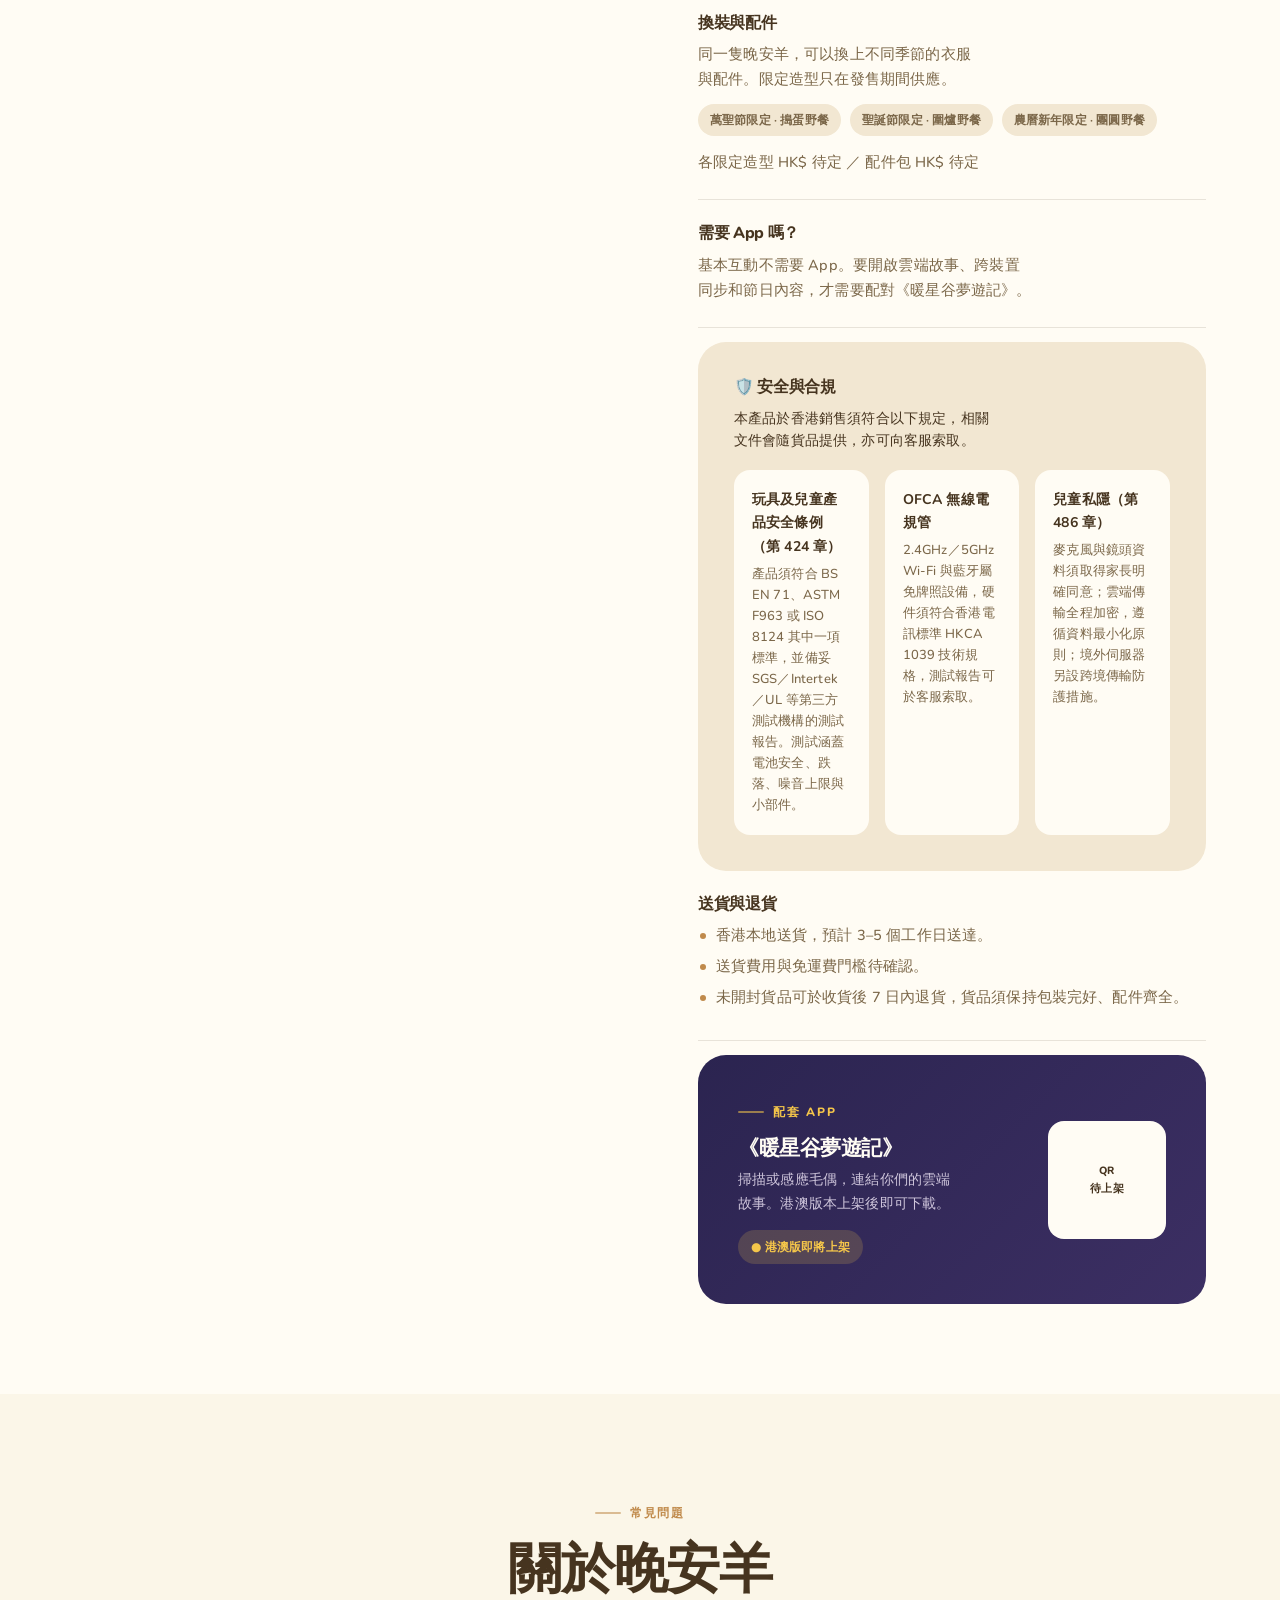
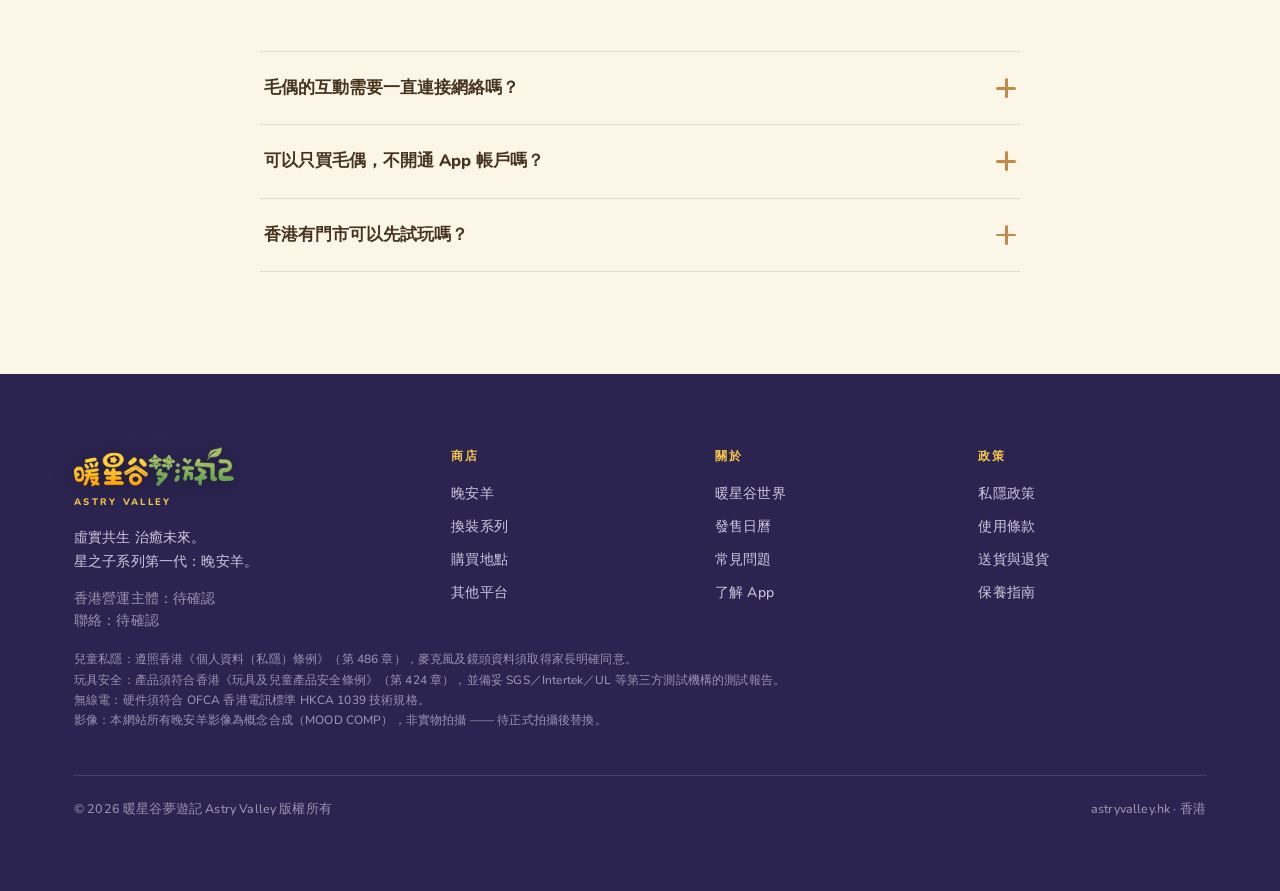
<file: product.html>
<!DOCTYPE html>
<html lang="zh-Hant-HK">
<head>
<meta charset="utf-8">
<meta name="viewport" content="width=device-width,initial-scale=1">
<title>晚安羊 Hoohoo｜AI 毛偶｜暖星谷夢遊記 Astry Valley 香港</title>
<meta name="description" content="晚安羊 · 星之子系列第一代 AI 毛偶。虛實共生，治癒未來。香港首發。">
<link rel="canonical" href="https://astryvalley.hk/products/hoohoo/">
<meta property="og:title" content="晚安羊 Hoohoo｜暖星谷夢遊記 Astry Valley">
<meta property="og:description" content="一隻會記住你的 AI 毛偶。虛實共生，治癒未來。">
<meta property="og:type" content="product">
<meta property="og:locale" content="zh_HK">
<meta property="og:url" content="https://astryvalley.hk/products/hoohoo/">
<link rel="preconnect" href="https://fonts.googleapis.com">
<link rel="preconnect" href="https://fonts.gstatic.com" crossorigin>
<link href="https://fonts.googleapis.com/css2?family=Nunito:wght@500;700;800;900&display=swap" rel="stylesheet">
<link rel="icon" href="favicon.ico">
<link rel="stylesheet" href="assets/css/style.css">
</head>
<body>
<div class="grain" aria-hidden="true"></div>
<a class="skip" href="#main">跳至主要內容</a>

<div class="announce">
  <div class="wrap">
    <span>香港首發 · 網店與門市同步開售</span>
    <span class="sep" aria-hidden="true"></span>
    <span data-ph="首發日期待確認">首發日期待定</span>
    <a href="store.html">查看購買地點 →</a>
  </div>
</div>

<header class="site-head">
  <div class="wrap head-inner">
    <a class="brand" href="index.html" aria-label="暖星谷夢遊記 Astry Valley 首頁">
      <img class="brand-logo" src="assets/img/astryai_logo_CN.png" alt="暖星谷夢遊記 Astry Valley" width="223" height="54">
    </a>
    <nav class="nav" aria-label="主導覽">
      <ul class="nav-list">
        <li><a href="index.html#character">角色</a></li>
        <li><a href="index.html#world">陪伴</a></li>
        <li><a href="index.html#drops">換裝</a></li>
        <li><a href="index.html#calendar">發售日曆</a></li>
        <li><a href="store.html">購買地點</a></li>
        <li><a href="index.html#support">支援</a></li>
      </ul>
    </nav>
    <div class="head-tools">
      <button class="icon-btn search-btn" aria-label="搜尋">
        <svg width="18" height="18" viewBox="0 0 24 24" fill="none" stroke="currentColor" stroke-width="2.2" stroke-linecap="round"><circle cx="11" cy="11" r="7"/><path d="m20 20-3.5-3.5"/></svg>
      </button>
      <div class="lang" role="group" aria-label="語言">
        <button class="on" data-lang="zh">繁</button>
        <button data-lang="en">EN</button>
      </div>
      <button class="icon-btn bag-btn" aria-label="購物袋">
        <svg width="18" height="18" viewBox="0 0 24 24" fill="none" stroke="currentColor" stroke-width="2.1" stroke-linecap="round" stroke-linejoin="round"><path d="M6 8h12l-1 12H7L6 8Z"/><path d="M9 8V6a3 3 0 0 1 6 0v2"/></svg>
        <span class="bag-count">0</span>
      </button>
      <button class="burger" aria-label="開啟選單" aria-expanded="false">
        <svg width="20" height="20" viewBox="0 0 24 24" stroke="currentColor" stroke-width="2.4" stroke-linecap="round"><path d="M4 7h16M4 12h16M4 17h16"/></svg>
      </button>
    </div>
  </div>
</header>

<div class="mobile-nav" id="mobileNav" aria-hidden="true">
  <div class="mn-head">
    <span style="font-family:var(--font-d);font-weight:800;font-size:19px">暖星谷夢遊記</span>
    <button class="icon-btn mn-close" aria-label="關閉選單">
      <svg width="18" height="18" viewBox="0 0 24 24" stroke="currentColor" stroke-width="2.4" stroke-linecap="round"><path d="M6 6l12 12M18 6 6 18"/></svg>
    </button>
  </div>
  <a class="mn-link" href="index.html#character">角色</a>
  <a class="mn-link" href="index.html#world">陪伴</a>
  <a class="mn-link" href="index.html#drops">換裝</a>
  <a class="mn-link" href="index.html#calendar">發售日曆</a>
  <a class="mn-link" href="store.html">購買地點</a>
  <a class="mn-link" href="index.html#support">支援</a>
</div>

<main id="main">
  <div class="wrap">
    <nav class="breadcrumb" aria-label="麵包屑">
      <a href="index.html">首頁</a> ／ <a href="index.html#character">星之子系列</a> ／ <span>晚安羊</span>
    </nav>

    <div class="pdp">
      <!-- ---------- gallery ---------- -->
      <div class="gallery">
        <div class="gal-main"><img id="galMain" src="assets/img/pdp-sheep-main.jpg" alt="晚安羊 主視覺"></div>
        <div class="thumbs">
          <button class="thumb on" data-src="assets/img/pdp-sheep-main.jpg" aria-label="檢視產品本體"><img src="assets/img/pdp-sheep-main.jpg" alt=""></button>
          <button class="thumb" data-src="assets/img/vc-pdp-eyelevel.jpg" aria-label="檢視平視對望"><img src="assets/img/vc-pdp-eyelevel.jpg" alt="" style="object-position:46% 50%"></button>
          <button class="thumb" data-src="assets/img/vc-pdp-hug.jpg" aria-label="檢視抱住"><img src="assets/img/vc-pdp-hug.jpg" alt="" style="object-position:50% 42%"></button>
          <button class="thumb" data-src="assets/img/vc-pdp-bedtime.jpg" aria-label="檢視睡著了"><img src="assets/img/vc-pdp-bedtime.jpg" alt="" style="object-position:58% 50%"></button>
          <button class="thumb" data-src="assets/img/vc-pdp-reading.jpg" aria-label="檢視一起看書"><img src="assets/img/vc-pdp-reading.jpg" alt="" style="object-position:48% 50%"></button>
          <button class="thumb" data-src="assets/img/vc-pdp-room.jpg" aria-label="檢視在家"><img src="assets/img/vc-pdp-room.jpg" alt="" style="object-position:60% 50%"></button>
          <button class="thumb" data-src="assets/img/pdp-colourways.jpg" aria-label="檢視顏色"><img src="assets/img/pdp-colourways.jpg" alt=""></button>
          <button class="thumb" data-src="assets/img/season-01.jpg" aria-label="檢視限定造型"><img src="assets/img/season-01.jpg" alt=""></button>
        </div>
        <p class="ph-note">圖庫中的陪伴照片為我們生成的概念合成（MOOD COMP），非實拍 — 用作正式拍攝前的視覺方向。左上產品造型照同為概念合成，正式商品照需重新拍攝。右下限定造型照為品牌現有插畫素材。</p>
      </div>

      <!-- ---------- info ---------- -->
      <div class="pdp-info">
        <span class="eyebrow">星之子系列 · 第一代</span>
        <h1 class="h1 mt-s">晚安羊</h1>
        <p class="pdp-en">Hoohoo</p>

        <p class="lede mt-s" style="font-size:15.5px">
          一隻會記住你的 AI 毛偶。圓圓的頭、捲捲的羊毛、藏不住的紅臉頰 ——
          睡前摸一下，故事就開始了。
        </p>

        <div class="price-row">
          <span class="price" data-ph="售價待客戶確認">HK$ 待定</span>
          <span class="price-note" data-ph="售價待客戶確認">首發價待定</span>
        </div>

        <p class="variant-label">顏色 — <span data-ph="SKU 組合待確認">待確認</span></p>
        <div class="swatches" role="radiogroup" aria-label="顏色">
          <button class="swatch on" style="background:#FBF6E8" role="radio" aria-checked="true" aria-label="奶油白" title="奶油白"></button>
          <button class="swatch" style="background:#F3A9A0" role="radio" aria-checked="false" aria-label="雲朵粉" title="雲朵粉"></button>
          <button class="swatch" style="background:#C6A9DC" role="radio" aria-checked="false" aria-label="薰衣草" title="薰衣草"></button>
          <button class="swatch" style="background:#8FBF6A" role="radio" aria-checked="false" aria-label="薄荷" title="薄荷"></button>
        </div>

        <div class="buy-row">
          <div class="qty">
            <button type="button" id="qtyMinus" aria-label="減少數量">−</button>
            <span id="qty">1</span>
            <button type="button" id="qtyPlus" aria-label="增加數量">＋</button>
          </div>
          <button class="btn btn-primary" id="addBtn">加入購物袋</button>
        </div>
        <div class="buy-row">
          <a class="btn btn-ghost btn-sm" href="store.html#platforms">在其他平台買 →</a>
          <a class="btn btn-ghost btn-sm" href="store.html">門市試玩</a>
        </div>

        <div class="pdp-blocks">
          <div class="pdp-block">
            <h4>盒內包括</h4>
            <ul>
              <li>晚安羊毛偶 × 1</li>
              <li data-ph="配件清單待確認">USB 充電線與充電座 × 1</li>
              <li data-ph="配件清單待確認">家長設定指引與私隱說明 × 1</li>
            </ul>
          </div>

          <div class="pdp-block">
            <h4>洗得乾淨，用得長久</h4>
            <div class="parent-list">
              <div class="parent-item">
                <div class="pi" aria-hidden="true">🧺</div>
                <div>
                  <b data-ph="模組可否拆卸待技術確認">分離式 AI 模組</b>
                  <p data-ph="模組可否拆卸待技術確認">AI 核心可以獨立拆下，毛偶本體拿去洗滌，模組擦乾裝回 —— 隨時保持乾淨。</p>
                </div>
              </div>
              <div class="parent-item">
                <div class="pi" aria-hidden="true">🔋</div>
                <div>
                  <b data-ph="充電規格待確認">沿用家中充電器</b>
                  <p data-ph="充電規格待確認">家中常見的 USB Type-C 充電線即可使用，不需要另外購買專用充電器。</p>
                </div>
              </div>
            </div>
            <p class="ph-note">分離式模組與通用充電兩項來自韓國 Cuddles 的產品做法，是提案建議 — 須由愷英技術確認 晚安羊 是否可行，再決定要不要寫進正式頁面。</p>
          </div>

          <div class="pdp-block">
            <h4>家長看得到，才放心</h4>
            <div class="parent-list">
              <div class="parent-item">
                <div class="pi" aria-hidden="true">📊</div>
                <div>
                  <b data-ph="家長端功能待技術確認">每週成長報告</b>
                  <p data-ph="家長端功能待技術確認">一週結束後，在 App 收到這段日子裡的故事與新學會的事。</p>
                </div>
              </div>
              <div class="parent-item">
                <div class="pi" aria-hidden="true">🔔</div>
                <div>
                  <b data-ph="家長端功能待技術確認">安全提示</b>
                  <p data-ph="家長端功能待技術確認">當孩子說出令人擔心的事，晚安羊會鼓勵孩子找信任的大人，並即時通知家長。</p>
                </div>
              </div>
              <div class="parent-item">
                <div class="pi" aria-hidden="true">🔍</div>
                <div>
                  <b data-ph="家長端功能待技術確認">完整對話紀錄</b>
                  <p data-ph="家長端功能待技術確認">家長可以查看全部對話紀錄，不會有看不見的角落。</p>
                </div>
              </div>
            </div>
          </div>

          <div class="pdp-block">
            <h4>換裝與配件</h4>
            <p>同一隻晚安羊，可以換上不同季節的衣服與配件。限定造型只在發售期間供應。</p>
            <div class="badge-row">
              <span>萬聖節限定 · 搗蛋野餐</span>
              <span>聖誕節限定 · 圍爐野餐</span>
              <span>農曆新年限定 · 團圓野餐</span>
            </div>
            <p class="small mt-s" data-ph="售價待確認">各限定造型 HK$ 待定 ／ 配件包 HK$ 待定</p>
          </div>

          <div class="pdp-block">
            <h4>需要 App 嗎？</h4>
            <p>基本互動不需要 App。要開啟雲端故事、跨裝置同步和節日內容，才需要配對《暖星谷夢遊記》。</p>
          </div>

          <div class="safety">
            <h4>🛡️ 安全與合規</h4>
            <p class="small">
              本產品於香港銷售須符合以下規定，相關文件會隨貨品提供，亦可向客服索取。
            </p>
            <div class="safety-grid">
              <div class="safety-item">
                <b>玩具及兒童產品安全條例（第 424 章）</b>
                <p>產品須符合 BS EN 71、ASTM F963 或 ISO 8124 其中一項標準，並備妥 SGS／Intertek／UL 等第三方測試機構的測試報告。測試涵蓋電池安全、跌落、噪音上限與小部件。</p>
              </div>
              <div class="safety-item">
                <b>OFCA 無線電規管</b>
                <p>2.4GHz／5GHz Wi-Fi 與藍牙屬免牌照設備，硬件須符合香港電訊標準 HKCA 1039 技術規格，測試報告可於客服索取。</p>
              </div>
              <div class="safety-item">
                <b>兒童私隱（第 486 章）</b>
                <p>麥克風與鏡頭資料須取得家長明確同意；雲端傳輸全程加密，遵循資料最小化原則；境外伺服器另設跨境傳輸防護措施。</p>
              </div>
            </div>
          </div>

          <div class="pdp-block">
            <h4>送貨與退貨</h4>
            <ul>
              <li data-ph="送貨安排待確認">香港本地送貨，預計 3–5 個工作日送達。</li>
              <li data-ph="送貨費用待確認">送貨費用與免運費門檻待確認。</li>
              <li data-ph="退貨條款待確認">未開封貨品可於收貨後 7 日內退貨，貨品須保持包裝完好、配件齊全。</li>
            </ul>
          </div>
        </div>

        <!-- app band -->
        <div class="app-band" id="app">
          <div>
            <span class="eyebrow" style="color:var(--sun)">配套 App</span>
            <h4 class="h3 mt-s" style="color:var(--cream)">《暖星谷夢遊記》</h4>
            <p>掃描或感應毛偶，連結你們的雲端故事。港澳版本上架後即可下載。</p>
            <span class="app-note">● 港澳版即將上架</span>
          </div>
          <div class="app-qr">QR<br>待上架</div>
        </div>
      </div>
    </div>
  </div>

  <!-- ---------- FAQ ---------- -->
  <section class="section section--sand">
    <div class="wrap">
      <div class="sec-head center">
        <span class="eyebrow">常見問題</span>
        <h2 class="h2">關於晚安羊</h2>
      </div>
      <div class="faq">
        <div class="faq-item">
          <button class="faq-q">毛偶的互動需要一直連接網絡嗎？<span class="pm" aria-hidden="true"></span></button>
          <div class="faq-a"><p data-ph="技術規格待確認">基本互動可離線使用；雲端對話與故事生成則需要連接網絡。詳細規格待技術確認後補充。</p></div>
        </div>
        <div class="faq-item">
          <button class="faq-q">可以只買毛偶，不開通 App 帳戶嗎？<span class="pm" aria-hidden="true"></span></button>
          <div class="faq-a"><p>可以。基本互動不需要帳戶；雲端故事、跨裝置同步與節日內容需要家長註冊並給予明確同意。</p></div>
        </div>
        <div class="faq-item">
          <button class="faq-q">香港有門市可以先試玩嗎？<span class="pm" aria-hidden="true"></span></button>
          <div class="faq-a"><p>首批銷售點正在洽談中，涵蓋百貨專櫃、玩具店與潮流店，並會設互動展示機。確認後會在「購買地點」頁面公布。</p></div>
        </div>
      </div>
    </div>
  </section>
</main>

<footer class="foot">
  <div class="wrap">
    <div class="foot-grid">
      <div>
        <div class="foot-brand">
          <img class="brand-logo" src="assets/img/astryai_logo_CN.png" alt="暖星谷夢遊記 Astry Valley" width="223" height="54">
          <span class="brand-en">ASTRY VALLEY</span>
        </div>
        <p style="max-width:34ch;line-height:1.72">虛實共生 治癒未來。<br>星之子系列第一代：晚安羊。</p>
        <p class="small mt-s" style="color:#9C92AE">
          香港營運主體：<span data-ph="香港公司資料待確認">待確認</span><br>
          聯絡：<span data-ph="客服電郵待確認">待確認</span>
        </p>
      </div>
      <div>
        <h5>商店</h5>
        <ul>
          <li><a href="product.html">晚安羊</a></li>
          <li><a href="index.html#drops">換裝系列</a></li>
          <li><a href="store.html">購買地點</a></li>
          <li><a href="store.html#platforms">其他平台</a></li>
        </ul>
      </div>
      <div>
        <h5>關於</h5>
        <ul>
          <li><a href="index.html#world">暖星谷世界</a></li>
          <li><a href="index.html#calendar">發售日曆</a></li>
          <li><a href="index.html#support">常見問題</a></li>
          <li><a href="index.html#app">了解 App</a></li>
        </ul>
      </div>
      <div>
        <h5>政策</h5>
        <ul>
          <li><a href="#" data-ph="政策頁面待建立">私隱政策</a></li>
          <li><a href="#" data-ph="政策頁面待建立">使用條款</a></li>
          <li><a href="#" data-ph="政策頁面待建立">送貨與退貨</a></li>
          <li><a href="#" data-ph="政策頁面待建立">保養指南</a></li>
        </ul>
      </div>
    </div>
    <p class="compliance">
      兒童私隱：遵照香港《個人資料（私隱）條例》（第 486 章），麥克風及鏡頭資料須取得家長明確同意。<br>
      玩具安全：產品須符合香港《玩具及兒童產品安全條例》（第 424 章），並備妥 SGS／Intertek／UL 等第三方測試機構的測試報告。<br>
      無線電：硬件須符合 OFCA 香港電訊標準 HKCA 1039 技術規格。<br>
      影像：本網站所有晚安羊影像為概念合成（MOOD COMP），非實物拍攝 —— 待正式拍攝後替換。
    </p>
    <div class="foot-bottom">
      <span>© 2026 暖星谷夢遊記 Astry Valley 版權所有</span>
      <span>astryvalley.hk · 香港</span>
    </div>
  </div>
</footer>

<div class="scrim" id="scrim"></div>
<aside class="drawer" id="drawer" aria-label="購物袋">
  <div class="drawer-head">
    <strong style="font-family:var(--font-d);font-size:18px">購物袋</strong>
    <button class="icon-btn drawer-close" aria-label="關閉購物袋">
      <svg width="18" height="18" viewBox="0 0 24 24" stroke="currentColor" stroke-width="2.4" stroke-linecap="round"><path d="M6 6l12 12M18 6 6 18"/></svg>
    </button>
  </div>
  <div class="drawer-body" id="drawerBody">
    <div class="cart-empty" id="cartEmpty">購物袋還是空的。<br>晚安羊在等你。</div>
  </div>
  <div class="drawer-foot">
    <a class="btn btn-primary" style="width:100%" href="product.html">前往購買</a>
  </div>
</aside>

<script src="assets/js/main.js"></script>
</body>
</html>
</file>
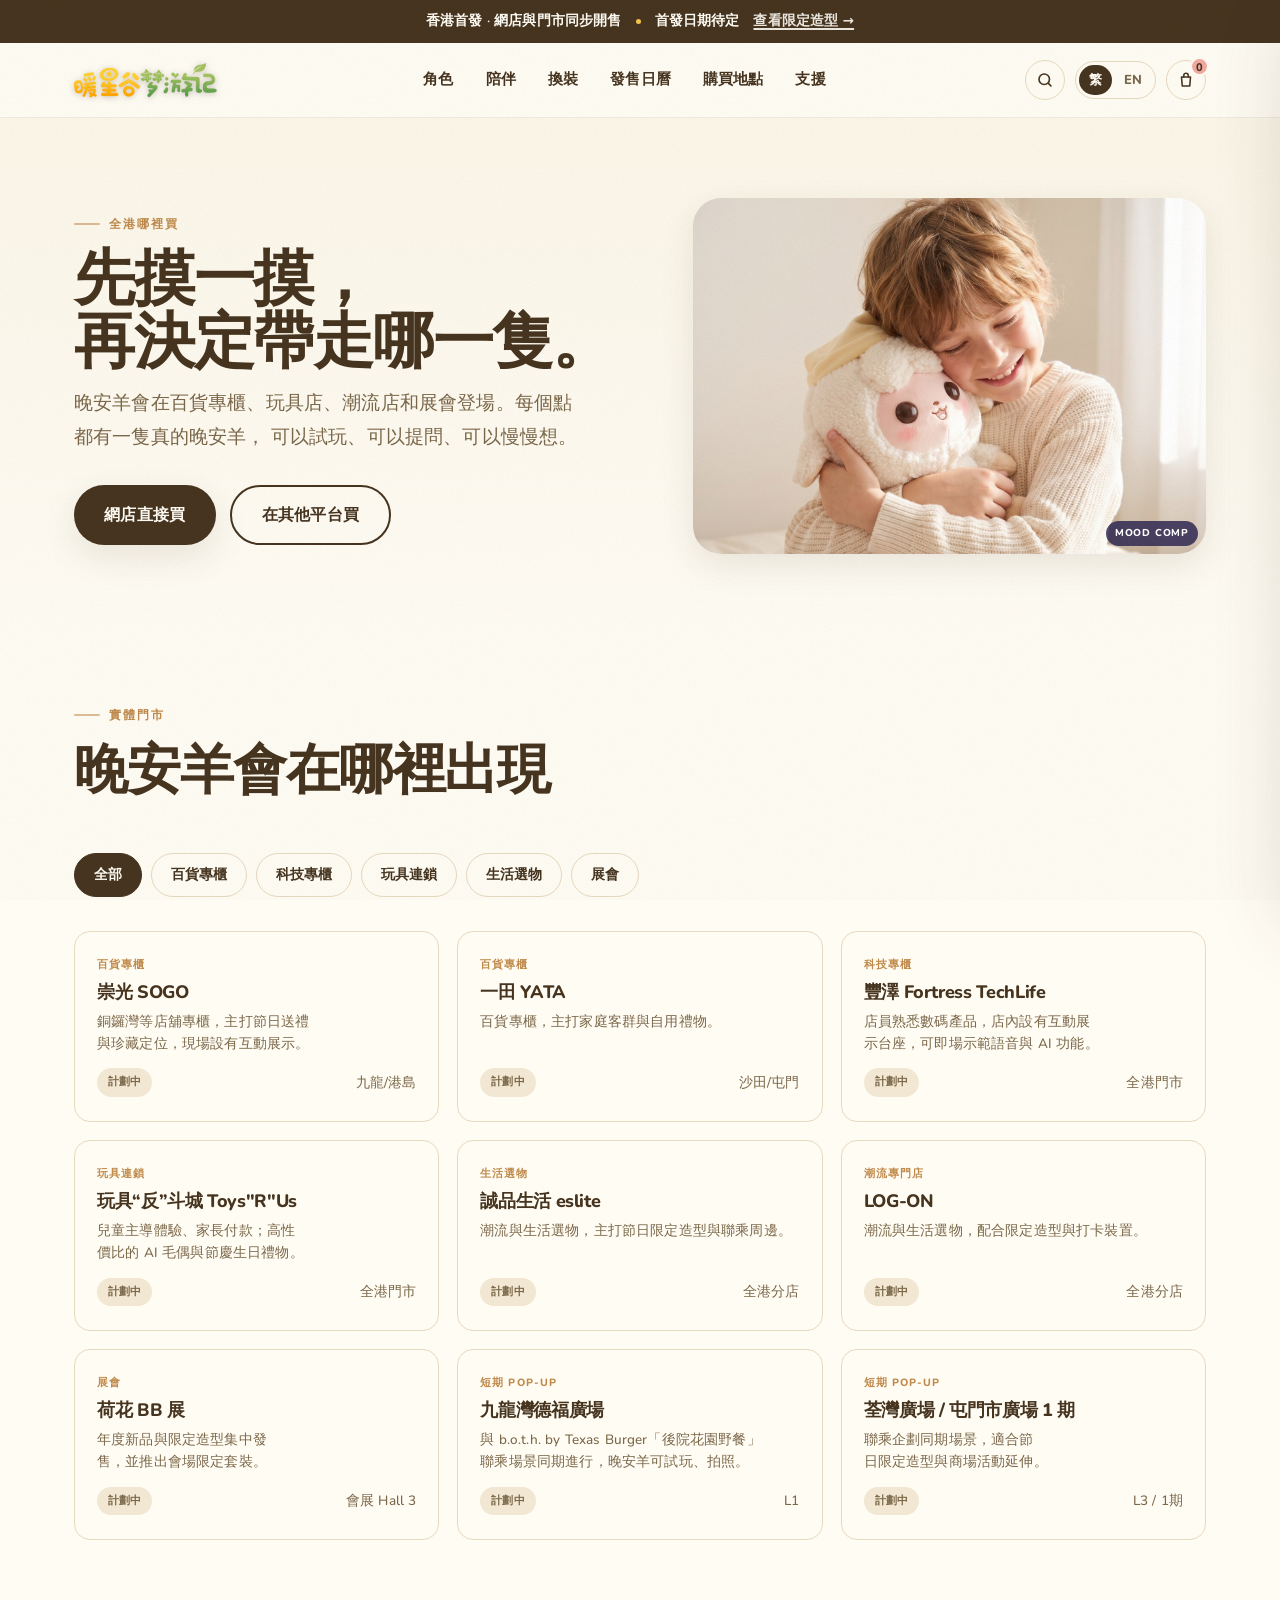
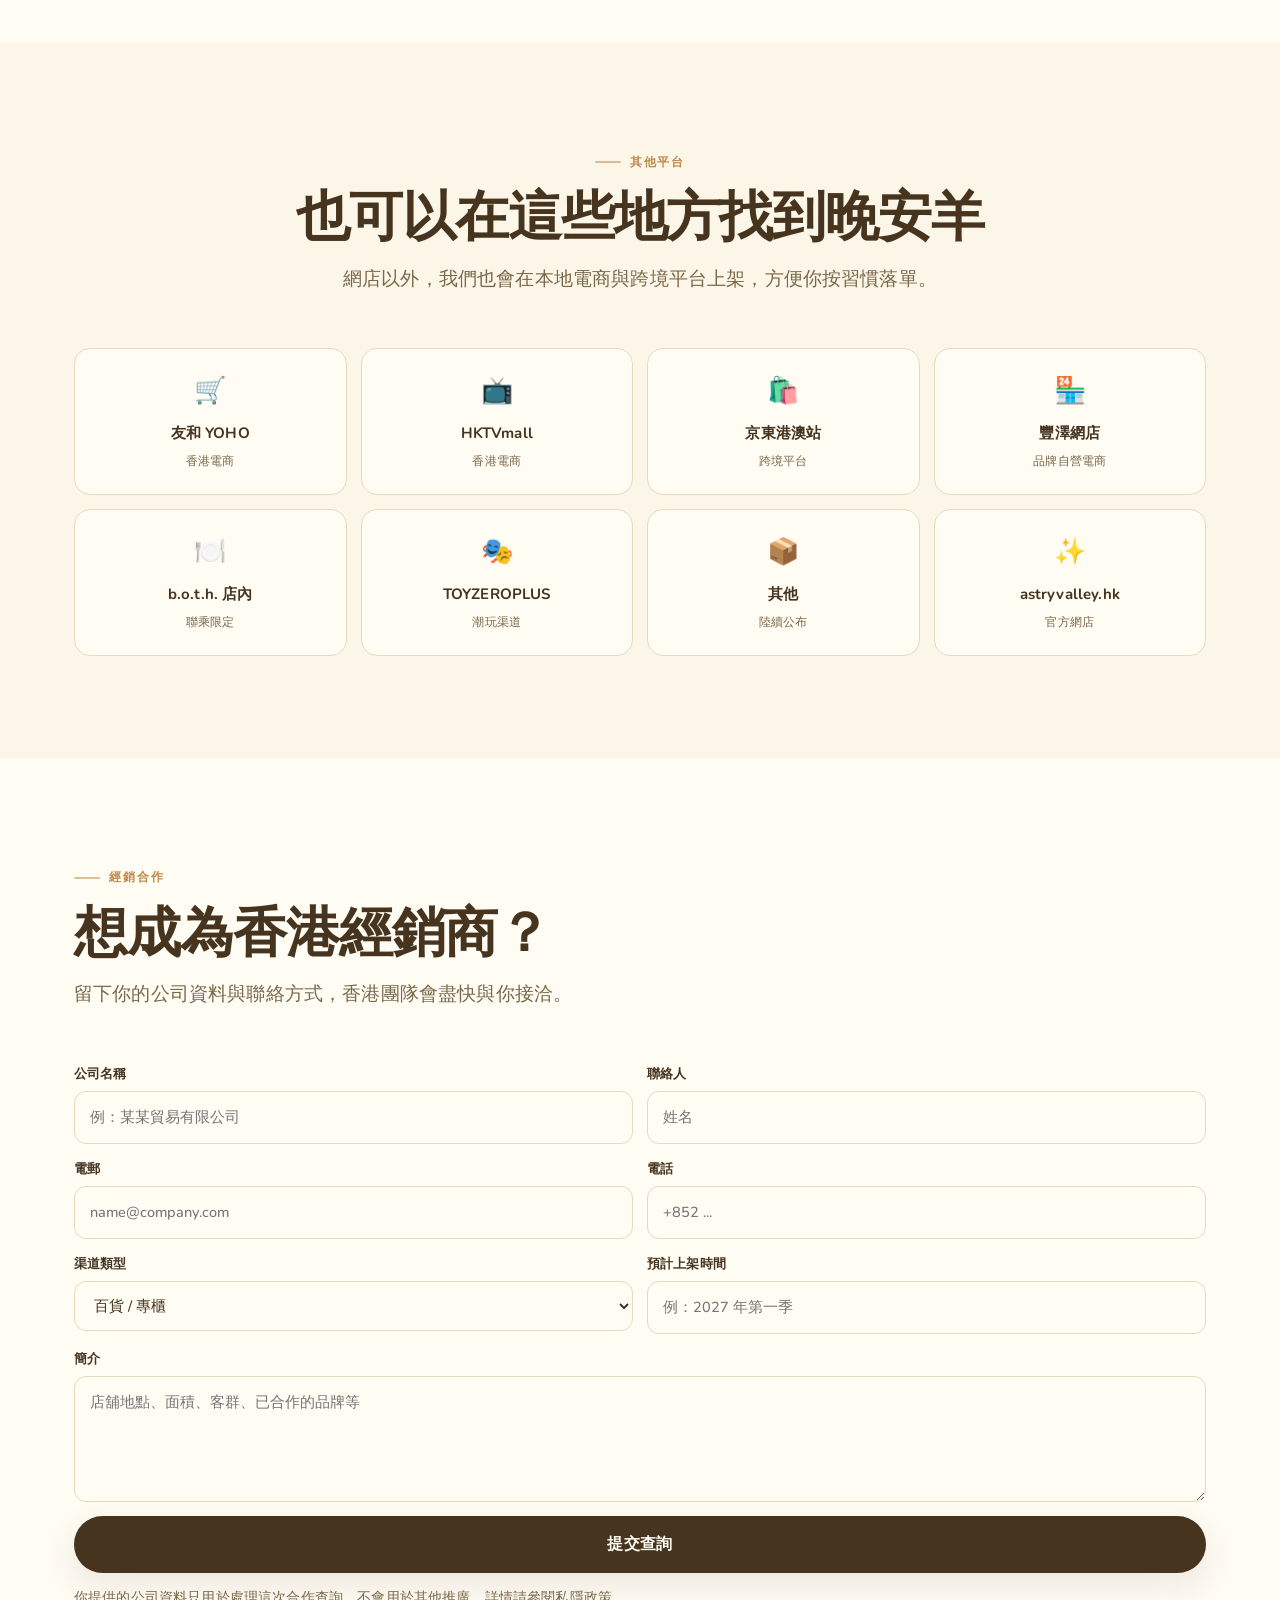
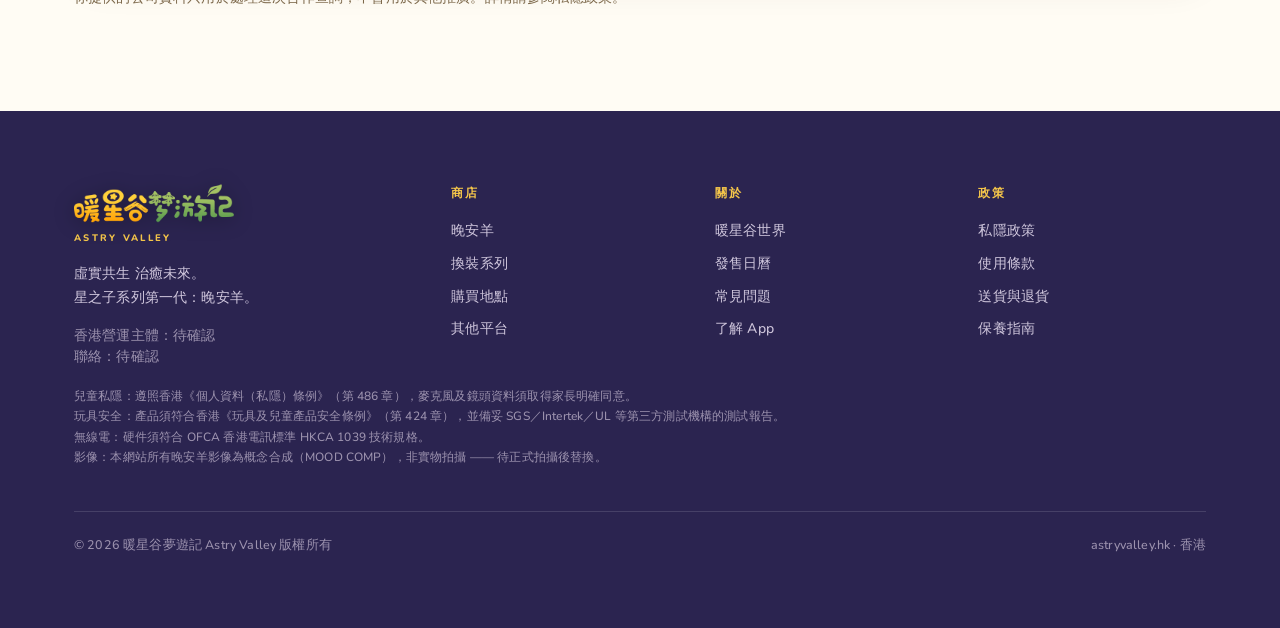
<file: store.html>
<!DOCTYPE html>
<html lang="zh-Hant-HK">
<head>
<meta charset="utf-8">
<meta name="viewport" content="width=device-width,initial-scale=1">
<title>購買地點｜暖星谷夢遊記 Astry Valley 香港</title>
<meta name="description" content="在哪裡可以摸到真的晚安羊？香港網店、百貨專櫃、玩具店、潮流店與其他平台購買途徑一覽。">
<link rel="canonical" href="https://astryvalley.hk/stores/">
<link rel="preconnect" href="https://fonts.googleapis.com">
<link rel="preconnect" href="https://fonts.gstatic.com" crossorigin>
<link href="https://fonts.googleapis.com/css2?family=Nunito:wght@500;700;800;900&display=swap" rel="stylesheet">
<link rel="icon" href="favicon.ico">
<link rel="stylesheet" href="assets/css/style.css">
</head>
<body>
<div class="grain" aria-hidden="true"></div>
<a class="skip" href="#main">跳至主要內容</a>

<div class="announce">
  <div class="wrap">
    <span>香港首發 · 網店與門市同步開售</span>
    <span class="sep" aria-hidden="true"></span>
    <span data-ph="首發日期待確認">首發日期待定</span>
    <a href="index.html#drops">查看限定造型 →</a>
  </div>
</div>

<header class="site-head">
  <div class="wrap head-inner">
    <a class="brand" href="index.html" aria-label="暖星谷夢遊記 Astry Valley 首頁">
      <img class="brand-logo" src="assets/img/astryai_logo_CN.png" alt="暖星谷夢遊記 Astry Valley" width="223" height="54">
    </a>
    <nav class="nav" aria-label="主導覽">
      <ul class="nav-list">
        <li><a href="index.html#character">角色</a></li>
        <li><a href="index.html#world">陪伴</a></li>
        <li><a href="index.html#drops">換裝</a></li>
        <li><a href="index.html#calendar">發售日曆</a></li>
        <li><a href="store.html">購買地點</a></li>
        <li><a href="index.html#support">支援</a></li>
      </ul>
    </nav>
    <div class="head-tools">
      <button class="icon-btn search-btn" aria-label="搜尋">
        <svg width="18" height="18" viewBox="0 0 24 24" fill="none" stroke="currentColor" stroke-width="2.2" stroke-linecap="round"><circle cx="11" cy="11" r="7"/><path d="m20 20-3.5-3.5"/></svg>
      </button>
      <div class="lang" role="group" aria-label="語言">
        <button class="on" data-lang="zh">繁</button>
        <button data-lang="en">EN</button>
      </div>
      <button class="icon-btn bag-btn" aria-label="購物袋">
        <svg width="18" height="18" viewBox="0 0 24 24" fill="none" stroke="currentColor" stroke-width="2.1" stroke-linecap="round" stroke-linejoin="round"><path d="M6 8h12l-1 12H7L6 8Z"/><path d="M9 8V6a3 3 0 0 1 6 0v2"/></svg>
        <span class="bag-count">0</span>
      </button>
      <button class="burger" aria-label="開啟選單" aria-expanded="false">
        <svg width="20" height="20" viewBox="0 0 24 24" stroke="currentColor" stroke-width="2.4" stroke-linecap="round"><path d="M4 7h16M4 12h16M4 17h16"/></svg>
      </button>
    </div>
  </div>
</header>

<div class="mobile-nav" id="mobileNav" aria-hidden="true">
  <div class="mn-head">
    <span style="font-family:var(--font-d);font-weight:800;font-size:19px">暖星谷夢遊記</span>
    <button class="icon-btn mn-close" aria-label="關閉選單">
      <svg width="18" height="18" viewBox="0 0 24 24" stroke="currentColor" stroke-width="2.4" stroke-linecap="round"><path d="M6 6l12 12M18 6 6 18"/></svg>
    </button>
  </div>
  <a class="mn-link" href="index.html#character">角色</a>
  <a class="mn-link" href="index.html#world">陪伴</a>
  <a class="mn-link" href="index.html#drops">換裝</a>
  <a class="mn-link" href="index.html#calendar">發售日曆</a>
  <a class="mn-link" href="store.html">購買地點</a>
  <a class="mn-link" href="index.html#support">支援</a>
</div>

<main id="main">
  <!-- store hero -->
  <section class="store-hero">
    <div class="wrap store-hero-grid">
      <div>
        <span class="eyebrow">全港哪裡買</span>
        <h1 class="h1 mt-s" style="font-size:clamp(30px,4.8vw,62px)">先摸一摸，<br>再決定帶走哪一隻。</h1>
        <p class="lede mt-s">
          晚安羊會在百貨專櫃、玩具店、潮流店和展會登場。每個點都有一隻真的晚安羊，
          可以試玩、可以提問、可以慢慢想。
        </p>
        <div class="cta-row">
          <a class="btn btn-primary" href="product.html">網店直接買</a>
          <a class="btn btn-ghost" href="#platforms">在其他平台買</a>
        </div>
      </div>
      <figure class="mood store-hero-fig">
        <img src="assets/img/vc-store-hug.jpg" alt="概念合成：小朋友抱著晚安羊">
      </figure>
    </div>
  </section>

  <!-- retailers -->
  <section class="section" style="padding-top:clamp(40px,5vw,64px)">
    <div class="wrap">
      <div class="sec-head">
        <span class="eyebrow">實體門市</span>
        <h2 class="h2">晚安羊會在哪裡出現</h2>
      </div>

      <div class="filters" role="group" aria-label="篩選渠道類型">
        <button class="chip on" data-filter="all">全部</button>
        <button class="chip" data-filter="dept">百貨專櫃</button>
        <button class="chip" data-filter="tech">科技專櫃</button>
        <button class="chip" data-filter="toy">玩具連鎖</button>
        <button class="chip" data-filter="life">生活選物</button>
        <button class="chip" data-filter="expo">展會</button>
      </div>

      <div class="retail-grid" id="retailGrid">
        <article class="retail-card" data-type="dept">
          <span class="rc-type">百貨專櫃</span>
          <h4>崇光 SOGO</h4>
          <p>銅鑼灣等店舖專櫃，主打節日送禮與珍藏定位，現場設有互動展示。</p>
          <div class="rc-foot"><span class="rc-state" data-ph="合作狀態待確認">計劃中</span><span class="small muted">九龍/港島</span></div>
        </article>

        <article class="retail-card" data-type="dept">
          <span class="rc-type">百貨專櫃</span>
          <h4>一田 YATA</h4>
          <p>百貨專櫃，主打家庭客群與自用禮物。</p>
          <div class="rc-foot"><span class="rc-state" data-ph="合作狀態待確認">計劃中</span><span class="small muted">沙田/屯門</span></div>
        </article>

        <article class="retail-card" data-type="tech">
          <span class="rc-type">科技專櫃</span>
          <h4>豐澤 Fortress TechLife</h4>
          <p>店員熟悉數碼產品，店內設有互動展示台座，可即場示範語音與 AI 功能。</p>
          <div class="rc-foot"><span class="rc-state" data-ph="合作狀態待確認">計劃中</span><span class="small muted">全港門市</span></div>
        </article>

        <article class="retail-card" data-type="toy">
          <span class="rc-type">玩具連鎖</span>
          <h4>玩具“反”斗城 Toys"R"Us</h4>
          <p>兒童主導體驗、家長付款；高性價比的 AI 毛偶與節慶生日禮物。</p>
          <div class="rc-foot"><span class="rc-state" data-ph="合作狀態待確認">計劃中</span><span class="small muted">全港門市</span></div>
        </article>

        <article class="retail-card" data-type="life">
          <span class="rc-type">生活選物</span>
          <h4>誠品生活 eslite</h4>
          <p>潮流與生活選物，主打節日限定造型與聯乘周邊。</p>
          <div class="rc-foot"><span class="rc-state" data-ph="合作狀態待確認">計劃中</span><span class="small muted">全港分店</span></div>
        </article>

        <article class="retail-card" data-type="life">
          <span class="rc-type">潮流專門店</span>
          <h4>LOG-ON</h4>
          <p>潮流與生活選物，配合限定造型與打卡裝置。</p>
          <div class="rc-foot"><span class="rc-state" data-ph="合作狀態待確認">計劃中</span><span class="small muted">全港分店</span></div>
        </article>

        <article class="retail-card" data-type="expo">
          <span class="rc-type">展會</span>
          <h4>荷花 BB 展</h4>
          <p>年度新品與限定造型集中發售，並推出會場限定套裝。</p>
          <div class="rc-foot"><span class="rc-state" data-ph="日期待確認">計劃中</span><span class="small muted">會展 Hall 3</span></div>
        </article>

        <article class="retail-card" data-type="expo">
          <span class="rc-type">短期 Pop-up</span>
          <h4>九龍灣德福廣場</h4>
          <p>與 b.o.t.h. by Texas Burger「後院花園野餐」聯乘場景同期進行，晚安羊可試玩、拍照。</p>
          <div class="rc-foot"><span class="rc-state" data-ph="合作狀態待確認">計劃中</span><span class="small muted">L1</span></div>
        </article>

        <article class="retail-card" data-type="expo">
          <span class="rc-type">短期 Pop-up</span>
          <h4>荃灣廣場 / 屯門市廣場 1 期</h4>
          <p>聯乘企劃同期場景，適合節日限定造型與商場活動延伸。</p>
          <div class="rc-foot"><span class="rc-state" data-ph="合作狀態待確認">計劃中</span><span class="small muted">L3 / 1期</span></div>
        </article>
      </div>

      <p class="ph-note">零售渠道名單及合作狀態取自《香港 AI 智能玩具全渠道推廣與銷售佈局策略》（2026）。所有「計劃中」項目須以正式公告為準，落地前請向各渠道官方核實。</p>
    </div>
  </section>

  <!-- platforms -->
  <section class="section section--sand" id="platforms">
    <div class="wrap">
      <div class="sec-head center">
        <span class="eyebrow">其他平台</span>
        <h2 class="h2">也可以在這些地方找到晚安羊</h2>
        <p class="lede mt-s" style="margin-inline:auto">網店以外，我們也會在本地電商與跨境平台上架，方便你按習慣落單。</p>
      </div>

      <div class="plat-grid">
        <a class="plat" href="#" data-ph="平台連結待確認"><div class="p-ic" aria-hidden="true">🛒</div><b>友和 YOHO</b><span>香港電商</span></a>
        <a class="plat" href="#" data-ph="平台連結待確認"><div class="p-ic" aria-hidden="true">📺</div><b>HKTVmall</b><span>香港電商</span></a>
        <a class="plat" href="#" data-ph="平台連結待確認"><div class="p-ic" aria-hidden="true">🛍️</div><b>京東港澳站</b><span>跨境平台</span></a>
        <a class="plat" href="#" data-ph="平台連結待確認"><div class="p-ic" aria-hidden="true">🏪</div><b>豐澤網店</b><span>品牌自營電商</span></a>
        <a class="plat" href="#" data-ph="平台連結待確認"><div class="p-ic" aria-hidden="true">🍽️</div><b>b.o.t.h. 店內</b><span>聯乘限定</span></a>
        <a class="plat" href="#" data-ph="平台連結待確認"><div class="p-ic" aria-hidden="true">🎭</div><b>TOYZEROPLUS</b><span>潮玩渠道</span></a>
        <a class="plat" href="#" data-ph="平台連結待確認"><div class="p-ic" aria-hidden="true">📦</div><b>其他</b><span>陸續公布</span></a>
        <a class="plat" href="product.html"><div class="p-ic" aria-hidden="true">✨</div><b>astryvalley.hk</b><span>官方網店</span></a>
      </div>

      <p class="ph-note">平台名單取自《香港 AI 智能玩具全渠道推廣與銷售佈局策略》（2026）。入平台狀態、時間與連結待確認；天貓國際因初期保證金過重，建議暫緩。</p>
    </div>
  </section>

  <!-- dealer -->
  <section class="section">
    <div class="wrap">
      <div class="sec-head">
        <span class="eyebrow">經銷合作</span>
        <h2 class="h2">想成為香港經銷商？</h2>
        <p class="lede mt-s">留下你的公司資料與聯絡方式，香港團隊會盡快與你接洽。</p>
      </div>

      <form class="form-grid" onsubmit="event.preventDefault();this.querySelector('button[type=submit]').textContent='已提交 ✓ 我們會盡快聯絡你';">
        <div class="field">
          <label for="f1">公司名稱</label>
          <input id="f1" type="text" required placeholder="例：某某貿易有限公司">
        </div>
        <div class="field">
          <label for="f2">聯絡人</label>
          <input id="f2" type="text" required placeholder="姓名">
        </div>
        <div class="field">
          <label for="f3">電郵</label>
          <input id="f3" type="email" required placeholder="name@company.com">
        </div>
        <div class="field">
          <label for="f4">電話</label>
          <input id="f4" type="tel" placeholder="+852 ...">
        </div>
        <div class="field">
          <label for="f5">渠道類型</label>
          <select id="f5">
            <option>百貨 / 專櫃</option>
            <option>玩具店 / 兒童零售</option>
            <option>電器 / 科技零售</option>
            <option>潮流 / 選物店</option>
            <option>電商平台</option>
            <option>其他</option>
          </select>
        </div>
        <div class="field">
          <label for="f6">預計上架時間</label>
          <input id="f6" type="text" placeholder="例：2027 年第一季">
        </div>
        <div class="field full">
          <label for="f7">簡介</label>
          <textarea id="f7" rows="4" placeholder="店舖地點、面積、客群、已合作的品牌等"></textarea>
        </div>
        <div class="field full">
          <button class="btn btn-primary" type="submit" style="justify-self:start">提交查詢</button>
        </div>
      </form>
      <p class="small muted mt-s">
        你提供的公司資料只用於處理這次合作查詢，不會用於其他推廣。詳情請參閱<a href="#" data-ph="私隱政策頁面待建立">私隱政策</a>。
      </p>
    </div>
  </section>
</main>

<footer class="foot">
  <div class="wrap">
    <div class="foot-grid">
      <div>
        <div class="foot-brand">
          <img class="brand-logo" src="assets/img/astryai_logo_CN.png" alt="暖星谷夢遊記 Astry Valley" width="223" height="54">
          <span class="brand-en">ASTRY VALLEY</span>
        </div>
        <p style="max-width:34ch;line-height:1.72">虛實共生 治癒未來。<br>星之子系列第一代：晚安羊。</p>
        <p class="small mt-s" style="color:#9C92AE">
          香港營運主體：<span data-ph="香港公司資料待確認">待確認</span><br>
          聯絡：<span data-ph="客服電郵待確認">待確認</span>
        </p>
      </div>
      <div>
        <h5>商店</h5>
        <ul>
          <li><a href="product.html">晚安羊</a></li>
          <li><a href="index.html#drops">換裝系列</a></li>
          <li><a href="store.html">購買地點</a></li>
          <li><a href="store.html#platforms">其他平台</a></li>
        </ul>
      </div>
      <div>
        <h5>關於</h5>
        <ul>
          <li><a href="index.html#world">暖星谷世界</a></li>
          <li><a href="index.html#calendar">發售日曆</a></li>
          <li><a href="index.html#support">常見問題</a></li>
          <li><a href="index.html#app">了解 App</a></li>
        </ul>
      </div>
      <div>
        <h5>政策</h5>
        <ul>
          <li><a href="#" data-ph="政策頁面待建立">私隱政策</a></li>
          <li><a href="#" data-ph="政策頁面待建立">使用條款</a></li>
          <li><a href="#" data-ph="政策頁面待建立">送貨與退貨</a></li>
          <li><a href="#" data-ph="政策頁面待建立">保養指南</a></li>
        </ul>
      </div>
    </div>
    <p class="compliance">
      兒童私隱：遵照香港《個人資料（私隱）條例》（第 486 章），麥克風及鏡頭資料須取得家長明確同意。<br>
      玩具安全：產品須符合香港《玩具及兒童產品安全條例》（第 424 章），並備妥 SGS／Intertek／UL 等第三方測試機構的測試報告。<br>
      無線電：硬件須符合 OFCA 香港電訊標準 HKCA 1039 技術規格。<br>
      影像：本網站所有晚安羊影像為概念合成（MOOD COMP），非實物拍攝 —— 待正式拍攝後替換。
    </p>
    <div class="foot-bottom">
      <span>© 2026 暖星谷夢遊記 Astry Valley 版權所有</span>
      <span>astryvalley.hk · 香港</span>
    </div>
  </div>
</footer>

<div class="scrim" id="scrim"></div>
<aside class="drawer" id="drawer" aria-label="購物袋">
  <div class="drawer-head">
    <strong style="font-family:var(--font-d);font-size:18px">購物袋</strong>
    <button class="icon-btn drawer-close" aria-label="關閉購物袋">
      <svg width="18" height="18" viewBox="0 0 24 24" stroke="currentColor" stroke-width="2.4" stroke-linecap="round"><path d="M6 6l12 12M18 6 6 18"/></svg>
    </button>
  </div>
  <div class="drawer-body" id="drawerBody">
    <div class="cart-empty" id="cartEmpty">購物袋還是空的。<br>晚安羊在等你。</div>
  </div>
  <div class="drawer-foot">
    <a class="btn btn-primary" style="width:100%" href="product.html">前往購買</a>
  </div>
</aside>

<script src="assets/js/main.js"></script>
</body>
</html>
</file>
<file: assets/css/style.css>
/* ==========================================================================
   暖星谷 Astry Valley — HK website mockup
   Internal draft v1 · 27 Oct 2026 · Migather
   Design system: 暖星谷 brand layer (healing / virtual-real) × 晚安羊 art
   layer (crayon-grain pastel, Memphis colour, cream wool)
   ========================================================================== */

:root{
  /* --- brand palette (sampled from 晚安羊 artwork) --- */
  --ivory:#FBF6E8;      /* wool cream   */
  --cream:#FFFCF4;
  --sand:#F2E7D2;
  --sand-2:#E7D9BE;
  --ink:#46341F;        /* warm chocolate outline */
  --ink-2:#7B6749;
  --ink-3:#A4917180;
  --brown:#C08A4B;      /* crayon outline tan */
  --blush:#F3A9A0;      /* face blush */
  --leaf:#8FBF6A;       /* meadow green */
  --sun:#F5C64A;        /* wool stripe yellow */
  --lilac:#C6A9DC;
  --peri:#8FA8D6;
  --tang:#E8862E;
  --night:#2B2450;      /* night sky */
  --white:#fff;

  --radius:28px;
  --radius-sm:16px;
  --radius-xs:10px;
  --shadow-s:0 2px 10px rgba(70,52,31,.06);
  --shadow-m:0 12px 34px rgba(70,52,31,.10);
  --shadow-l:0 26px 70px rgba(70,52,31,.16);

  --wrap:1220px;
  --gutter:clamp(18px,4vw,44px);

  --font:"Nunito","Quicksand","SF Pro Rounded","Hiragino Maru Gothic ProN","PingFang HK","Microsoft JhengHei",system-ui,-apple-system,sans-serif;
  --font-d:"Nunito","SF Pro Display","Hiragino Maru Gothic ProN","PingFang HK",system-ui,sans-serif;
}

*,*::before,*::after{box-sizing:border-box}
html{-webkit-text-size-adjust:100%;scroll-behavior:smooth;scroll-padding-top:calc(var(--chrome-h,120px) + 22px)}
body{
  margin:0;background:var(--cream);color:var(--ink);
  font-family:var(--font);font-size:16px;line-height:1.7;
  font-weight:500;letter-spacing:.01em;text-wrap:pretty;
  -webkit-font-smoothing:antialiased;overflow-x:hidden;
}
img{max-width:100%;display:block}
a{color:inherit;text-decoration:none}
button{font:inherit;color:inherit;border:0;background:none;cursor:pointer}
h1,h2,h3,h4{font-family:var(--font-d);font-weight:800;letter-spacing:-.02em;line-height:1.16;margin:0}
p{margin:0}
ul{margin:0;padding:0;list-style:none}

/* ---------- paper grain ---------- */
.grain{
  position:fixed;inset:0;pointer-events:none;z-index:9999;opacity:.5;
  background-image:url("data:image/svg+xml,%3Csvg xmlns='http://www.w3.org/2000/svg' width='180' height='180'%3E%3Cfilter id='n'%3E%3CfeTurbulence type='fractalNoise' baseFrequency='.85' numOctaves='3'/%3E%3CfeColorMatrix type='saturate' values='0'/%3E%3C/filter%3E%3Crect width='180' height='180' filter='url(%23n)' opacity='.16'/%3E%3C/svg%3E");
  mix-blend-mode:multiply;
}
.skip{position:absolute;left:-9999px}
.skip:focus{left:12px;top:12px;z-index:10000;background:var(--ink);color:var(--cream);padding:10px 16px;border-radius:10px}

/* ---------- layout ---------- */
.wrap{width:100%;max-width:var(--wrap);margin-inline:auto;padding-inline:var(--gutter)}
.section{padding-block:clamp(56px,8vw,116px)}
.section--tight{padding-block:clamp(40px,5vw,72px)}
.section--sand{background:var(--ivory)}
.section--night{background:var(--night);color:var(--cream)}
.center{text-align:center}
.mt-s{margin-top:14px}.mt-m{margin-top:26px}.mt-l{margin-top:44px}

/* ---------- type ---------- */
.eyebrow{
  display:inline-flex;align-items:center;gap:9px;
  font-size:12px;font-weight:800;letter-spacing:.16em;text-transform:uppercase;
  color:var(--brown);
}
.eyebrow::before{content:"";width:26px;height:2px;border-radius:2px;background:currentColor;opacity:.55}
.section--night .eyebrow{color:var(--sun)}
.h1{font-size:clamp(42px,7.4vw,86px);line-height:1.02}
.h2{font-size:clamp(30px,4.6vw,54px)}
.h3{font-size:clamp(21px,2.5vw,29px)}
.h4{font-size:18px}
.h1,.h2,.h3,.h4,.h5{text-wrap:balance}
/* CJK orphans: Chrome's `pretty` barely rebalances zh-Hant, so balance the
   short marketing paragraphs explicitly */
.lede,.feature p,.step p,.retail-card p,.parent-item p,.pdp-block p,
.safety-item p,.safety p,.faq-a p,.mood-band-sub,.mood-band-line,
.world-card figcaption,.hero-lede,.support p,.app-band p,li{text-wrap:balance}
.lede{font-size:clamp(16px,1.7vw,19px);line-height:1.78;color:var(--ink-2);max-width:62ch}
.section--night .lede{color:#DCD3E6}
.muted{color:var(--ink-2)}
.small{font-size:13.5px;line-height:1.6}

/* ---------- buttons ---------- */
.btn{
  display:inline-flex;align-items:center;justify-content:center;gap:10px;
  padding:15px 30px;border-radius:999px;font-weight:800;font-size:15.5px;
  letter-spacing:.02em;transition:transform .22s cubic-bezier(.2,.9,.3,1),box-shadow .22s,background .22s;
  white-space:nowrap;
}
.btn:hover{transform:translateY(-2px)}
.btn:active{transform:translateY(0)}
.btn-primary{background:var(--ink);color:var(--cream);box-shadow:var(--shadow-m)}
.btn-primary:hover{box-shadow:var(--shadow-l)}
.btn-ghost{border:2px solid var(--ink);color:var(--ink);background:transparent}
.btn-ghost:hover{background:var(--ink);color:var(--cream)}
.btn-sun{background:var(--sun);color:var(--ink);box-shadow:var(--shadow-m)}
.btn-cream{background:var(--cream);color:var(--ink);box-shadow:var(--shadow-m)}
.btn-sm{padding:11px 22px;font-size:14px}
.cta-row{display:flex;flex-wrap:wrap;gap:14px;margin-top:30px}

/* ---------- announcement + header ---------- */
/* On the homepage the whole chrome floats over the hero photo and turns solid
   on scroll. Other pages keep the original in-flow sticky header. */
.chrome{position:relative;z-index:900}
.announce{
  background:var(--ink);color:var(--cream);font-size:13.5px;font-weight:600;
}
.announce .wrap{display:flex;align-items:center;justify-content:center;gap:14px;padding-block:10px;flex-wrap:wrap;text-align:center}
.announce a{text-decoration:underline;text-underline-offset:3px;text-decoration-thickness:1.5px;opacity:.9}
.announce a:hover{opacity:1}
.announce .sep{width:5px;height:5px;border-radius:50%;background:var(--sun);flex:none}

.site-head{
  position:sticky;top:0;z-index:900;background:rgba(255,252,244,.9);
  backdrop-filter:saturate(160%) blur(14px);border-bottom:1px solid rgba(70,52,31,.08);
  transition:background .4s ease,border-color .4s ease,box-shadow .4s ease;
}

/* --- homepage: chrome overlays the hero --- */
.page-home .chrome{position:fixed;top:0;left:0;right:0;z-index:900}
.page-home .site-head{
  background:transparent;border-bottom-color:transparent;
  -webkit-backdrop-filter:none;backdrop-filter:none;
}
.page-home .site-head.is-stuck{
  background:rgba(255,252,244,.9);
  -webkit-backdrop-filter:saturate(160%) blur(14px);backdrop-filter:saturate(160%) blur(14px);
  border-bottom-color:rgba(70,52,31,.10);box-shadow:0 10px 32px rgba(70,52,31,.09);
}
/* invert nav colours while it sits on the dark hero photo */
.page-home .site-head:not(.is-stuck) .brand-cn{color:var(--cream)}
.page-home .site-head:not(.is-stuck) .brand-en{color:var(--sun)}
.page-home .site-head:not(.is-stuck) .brand-logo{filter:drop-shadow(0 2px 14px rgba(20,12,4,.55))}
.page-home .site-head:not(.is-stuck) .nav-list a{color:rgba(251,246,232,.94);text-shadow:0 1px 12px rgba(20,12,4,.55)}
.page-home .site-head:not(.is-stuck) .nav-list a:hover{background:rgba(251,246,232,.16)}
.page-home .site-head:not(.is-stuck) .lang{background:rgba(255,252,244,.9)}
.page-home .site-head:not(.is-stuck) .icon-btn{background:rgba(255,252,244,.9)}
.page-home .site-head:not(.is-stuck) .burger{background:rgba(255,252,244,.9)}
.head-inner{display:flex;align-items:center;gap:20px;height:74px}
.brand{display:flex;align-items:center;gap:11px;flex:none}
.brand-logo{
  width:150px;height:auto;display:block;flex:none;
  filter:drop-shadow(0 1px 3px rgba(70,52,31,.30)) saturate(1.06);
}
.brand-txt{display:flex;flex-direction:column;line-height:1.05}
.brand-cn{font-family:var(--font-d);font-weight:800;font-size:17px;letter-spacing:.04em}
.brand-en{font-size:9.5px;font-weight:800;letter-spacing:.24em;color:var(--brown)}
.nav{margin-left:auto}
.nav-list{display:flex;align-items:center;gap:4px}
.nav-list a{
  padding:9px 14px;border-radius:999px;font-weight:700;font-size:14.5px;color:var(--ink);
  transition:background .2s;
}
.nav-list a:hover{background:var(--sand)}
.head-tools{display:flex;align-items:center;gap:10px;margin-left:auto}
.lang{display:flex;align-items:center;gap:2px;font-size:13px;font-weight:800;border:1.5px solid var(--sand-2);border-radius:999px;padding:3px;background:var(--cream)}
.lang button{padding:4px 10px;border-radius:999px;color:var(--ink-2);transition:.2s}
.lang button.on{background:var(--ink);color:var(--cream)}
.icon-btn{
  width:40px;height:40px;border-radius:50%;display:grid;place-items:center;
  border:1.5px solid var(--sand-2);background:var(--cream);transition:.2s;position:relative;
}
.icon-btn:hover{border-color:var(--brown);background:var(--sand)}
.bag-count{
  position:absolute;top:-4px;right:-4px;min-width:19px;height:19px;border-radius:999px;
  background:var(--blush);color:var(--ink);font-size:11px;font-weight:800;display:grid;place-items:center;
  padding:0 4px;border:2px solid var(--cream);
}
.burger{display:none;width:42px;height:42px;border-radius:50%;border:1.5px solid var(--sand-2);background:var(--cream);place-items:center}

/* ---------- hero: full-bleed mood shoot ---------- */
/* Art direction follows the LOVOT / ropet pattern: one cinematic photograph,
   oversized type on the left, product on the right, nothing else competing. */
.hero{
  position:relative;overflow:hidden;background:#241608;color:var(--cream);
  min-height:min(100svh,980px);display:flex;align-items:center;
  padding-block:calc(var(--chrome-h,120px) + 44px) 116px;
}
.hero-media{position:absolute;inset:-7% 0;z-index:0;overflow:hidden;background:#241608;will-change:transform}
.hero-media img{
  width:100%;height:100%;object-fit:cover;object-position:60% 50%;
  animation:kb 28s ease-out infinite alternate;
}
@keyframes kb{from{transform:scale(1.05) translate3d(0,0,0)}to{transform:scale(1.14) translate3d(-1.5%,-1.4%,0)}}
@media (prefers-reduced-motion:reduce){.hero-media img{animation:none}}

.hero-scrim{
  position:absolute;inset:0;z-index:1;pointer-events:none;
  background:
    linear-gradient(180deg,rgba(18,10,4,.78) 0%,rgba(18,10,4,.34) 16%,rgba(18,10,4,0) 34%),
    linear-gradient(97deg,rgba(16,9,4,.90) 0%,rgba(16,9,4,.74) 24%,rgba(16,9,4,.36) 48%,rgba(16,9,4,.04) 70%),
    linear-gradient(0deg,rgba(16,9,4,.68) 0%,rgba(16,9,4,0) 36%);
}
.hero-inner{position:relative;z-index:2}

.hero-kicker{
  display:inline-flex;align-items:center;gap:12px;
  font-size:12.5px;font-weight:800;letter-spacing:.2em;text-transform:uppercase;
  color:var(--sun);
}
.hero-kicker .dot{width:5px;height:5px;border-radius:50%;background:var(--sun);flex:none}
.hero-h1{
  font-family:var(--font-d);font-weight:800;letter-spacing:-.02em;line-height:1.02;
  font-size:clamp(46px,7.2vw,102px);color:var(--cream);margin-top:24px;
  text-shadow:0 10px 44px rgba(14,8,3,.4);
}
.hero-h1 .hl{
  background:linear-gradient(100deg,var(--sun) 6%,var(--blush) 56%,var(--lilac));
  -webkit-background-clip:text;background-clip:text;color:transparent;
}
.hero-lede{
  margin-top:26px;max-width:34em;
  font-size:clamp(15.5px,1.15vw,17.5px);line-height:1.85;
  color:rgba(251,246,232,.92);text-shadow:0 2px 20px rgba(14,8,3,.45);
  overflow-wrap:break-word;
}
/* sentence break sits on its own line on desktop, flows inline on mobile */
.hero-br{display:block}
.hero-lede b{color:var(--sun);font-weight:800}
.btn-outline{
  border:2px solid rgba(251,246,232,.75);color:var(--cream);
  background:rgba(251,246,232,.10);-webkit-backdrop-filter:blur(6px);backdrop-filter:blur(6px);
}
.btn-outline:hover{background:var(--cream);color:var(--ink);border-color:var(--cream)}

/* vertical edge tab — product identity, right rail */
.hero-tag{
  position:absolute;right:0;top:50%;transform:translateY(-50%);z-index:3;
  writing-mode:vertical-rl;
  background:rgba(255,252,244,.94);color:var(--ink);
  padding:20px 12px;border-radius:16px 0 0 16px;
  font-size:12px;font-weight:800;letter-spacing:.26em;
  box-shadow:0 12px 34px rgba(16,9,4,.28);
}
/* scroll cue */
.hero-scroll{
  position:absolute;left:50%;bottom:26px;transform:translateX(-50%);z-index:3;
  display:flex;flex-direction:column;align-items:center;gap:11px;
  font-size:11px;font-weight:800;letter-spacing:.24em;
  color:rgba(251,246,232,.82);text-shadow:0 2px 14px rgba(14,8,3,.7);
}
.hero-scroll .line{
  width:1px;height:44px;position:relative;overflow:hidden;
  background:linear-gradient(180deg,rgba(251,246,232,.08),rgba(251,246,232,.42));
}
.hero-scroll .line::after{
  content:"";position:absolute;top:-44px;left:0;width:100%;height:44px;
  background:linear-gradient(180deg,transparent,var(--sun));
  animation:cue 2.6s cubic-bezier(.4,0,.2,1) infinite;
}
@keyframes cue{0%{transform:translateY(0)}70%,100%{transform:translateY(88px)}}
/* provenance disclosure — these are concept composites, not a real shoot */
.hero-credit{
  position:absolute;right:clamp(18px,4vw,44px);bottom:22px;z-index:3;
  font-size:10.5px;letter-spacing:.08em;color:rgba(251,246,232,.52);
}

/* ---------- hero trust strip ---------- */
.hero-bar{background:var(--ivory);border-bottom:1px solid rgba(70,52,31,.09)}
.hero-bar-in{
  display:flex;align-items:center;justify-content:center;
  gap:clamp(12px,2.4vw,34px);flex-wrap:wrap;
  padding-block:17px;text-align:center;
  font-size:13px;font-weight:800;letter-spacing:.06em;color:var(--ink-2);
}
.hero-bar-in .dot{width:5px;height:5px;border-radius:50%;background:var(--brown);flex:none}


/* ---------- mood band: second cinematic beat ---------- */
.mood-band{
  position:relative;overflow:hidden;background:#241608;color:var(--cream);
  min-height:clamp(420px,62vh,660px);display:flex;align-items:flex-end;
}
.mood-band-media{position:absolute;inset:0;z-index:0}
.mood-band-media img{width:100%;height:100%;object-fit:cover;object-position:62% 38%}
.mood-band-scrim{
  position:absolute;inset:0;z-index:1;pointer-events:none;
  background:
    linear-gradient(0deg,rgba(14,8,3,.90) 0%,rgba(14,8,3,.60) 26%,rgba(14,8,3,.12) 58%,rgba(14,8,3,.34) 100%),
    linear-gradient(97deg,rgba(14,8,3,.72) 0%,rgba(14,8,3,.30) 46%,rgba(14,8,3,0) 72%);
}
.mood-band-inner{position:relative;z-index:2;padding-bottom:clamp(38px,6vw,72px)}
.mood-band-line{
  font-family:var(--font-d);font-weight:800;letter-spacing:-.015em;
  font-size:clamp(26px,4.4vw,54px);line-height:1.22;color:var(--cream);max-width:16em;
  text-shadow:0 8px 34px rgba(14,8,3,.45);
}
.mood-band-sub{
  margin-top:18px;font-size:clamp(14px,1.1vw,16px);line-height:1.8;
  color:rgba(251,246,232,.88);max-width:46em;
}

/* ---------- manifesto ---------- */
.manifesto{padding-block:clamp(52px,7vw,96px);text-align:center;background:var(--cream);border-block:1px solid rgba(70,52,31,.07)}
.manifesto-line{font-family:var(--font-d);font-weight:800;font-size:clamp(23px,3.6vw,42px);line-height:1.3;letter-spacing:-.01em;max-width:22ch;margin-inline:auto}
.manifesto-en{margin-top:14px;font-size:15px;font-weight:700;color:var(--brown);letter-spacing:.02em}

/* ---------- section head ---------- */
.sec-head{max-width:min(100%,880px);margin-bottom:clamp(30px,4vw,52px)}
.sec-head.center{margin-inline:auto;text-align:center}
.sec-head .h2{margin-top:14px}

/* ---------- character ---------- */
.char-grid{display:grid;grid-template-columns:.92fr 1.08fr;gap:clamp(28px,4vw,58px);align-items:center}
.char-figure{border-radius:var(--radius);overflow:hidden;box-shadow:var(--shadow-m);background:var(--sand);position:relative}
.char-figure img{width:100%}
.char-tag{
  position:absolute;top:16px;left:16px;background:var(--cream);border-radius:999px;
  padding:7px 15px;font-size:12px;font-weight:800;box-shadow:var(--shadow-s);letter-spacing:.04em;
}
.feature-list{display:grid;grid-template-columns:1fr 1fr;gap:16px;margin-top:30px}
.feature{
  background:var(--cream);border:1.5px solid var(--sand-2);border-radius:var(--radius-sm);
  padding:20px 22px;transition:.25s;
}
.feature:hover{transform:translateY(-3px);box-shadow:var(--shadow-m);border-color:var(--brown)}
.feature .ic{width:38px;height:38px;border-radius:12px;display:grid;place-items:center;background:var(--sand);margin-bottom:12px;font-size:19px}
.feature h4{margin-bottom:5px}
.feature p{font-size:14px;color:var(--ink-2);line-height:1.62}

/* ---------- drops rail ---------- */
.rail{display:flex;gap:18px;overflow-x:auto;scroll-snap-type:x mandatory;padding:4px 4px 22px;margin-inline:calc(var(--gutter) * -1);padding-inline:var(--gutter)}
.rail::-webkit-scrollbar{height:6px}
.rail::-webkit-scrollbar-thumb{background:var(--sand-2);border-radius:99px}
.drop-card{
  flex:0 0 clamp(240px,27vw,300px);scroll-snap-align:start;
  background:var(--cream);border:1.5px solid var(--sand-2);border-radius:var(--radius-sm);
  overflow:hidden;transition:.25s;display:flex;flex-direction:column;
}
.drop-card:hover{transform:translateY(-5px);box-shadow:var(--shadow-m);border-color:var(--brown)}
.drop-card .ph-img{aspect-ratio:1/1;overflow:hidden;background:var(--sand)}
.drop-card .ph-img img{width:100%;height:100%;object-fit:cover;transition:transform .5s}
.drop-card:hover .ph-img img{transform:scale(1.05)}
.drop-body{padding:18px 20px 20px;display:flex;flex-direction:column;gap:5px;flex:1}
.drop-meta{display:flex;align-items:center;justify-content:space-between;gap:10px}
.tag{font-size:10.5px;font-weight:800;letter-spacing:.1em;text-transform:uppercase;padding:5px 10px;border-radius:999px}
.tag-soon{background:var(--sand);color:var(--ink-2)}
.tag-now{background:var(--leaf);color:#27400F}
.tag-limited{background:var(--blush);color:#4A2A22}
.drop-card h4{font-size:17px}
.drop-card .meta{font-size:12.5px;color:var(--ink-2)}
.drop-price{margin-top:auto;padding-top:12px;font-weight:800;font-size:16px}

/* ---------- steps ---------- */
.steps{display:grid;grid-template-columns:repeat(3,1fr);gap:20px}
.step{background:var(--cream);border:1.5px solid var(--sand-2);border-radius:var(--radius);padding:30px 28px;position:relative;overflow:hidden}
.step .n{
  position:absolute;top:-14px;right:10px;font-family:var(--font-d);font-weight:800;
  font-size:88px;color:var(--sand);line-height:1;z-index:0;
}
.step > *{position:relative;z-index:1}
.step .ic{width:52px;height:52px;border-radius:16px;display:grid;place-items:center;font-size:24px;background:var(--sand);margin-bottom:16px}
.step h4{margin-bottom:8px;font-size:19px}
.step p{font-size:14.5px;color:var(--ink-2);line-height:1.68}

/* ---------- calendar ---------- */
.cal{display:grid;gap:12px}
.cal-row{
  display:grid;grid-template-columns:150px 1fr auto;gap:20px;align-items:center;
  background:var(--cream);border:1.5px solid var(--sand-2);border-radius:var(--radius-sm);padding:20px 26px;
  transition:.25s;
}
.cal-row:hover{border-color:var(--brown);transform:translateX(4px)}
.cal-date{font-weight:800;font-size:14px;color:var(--brown);letter-spacing:.03em}
.cal-row h4{font-size:17px;margin-bottom:3px}
.cal-row p{font-size:13.5px;color:var(--ink-2)}
.cal-thumb{width:62px;height:62px;border-radius:14px;overflow:hidden;background:var(--sand);flex:none}
.cal-thumb img{width:100%;height:100%;object-fit:cover}

/* ---------- world (illustrations) ---------- */
.world-grid{display:grid;grid-template-columns:repeat(3,1fr);gap:18px}
.world-card{
  border-radius:var(--radius-sm);overflow:hidden;background:var(--ivory);border:1.5px solid var(--sand-2);
  padding:14px;transition:.28s;
}
.world-card:hover{transform:translateY(-5px) rotate(-.7deg);box-shadow:var(--shadow-m)}
.world-card img{width:100%;border-radius:10px}
.world-card p{margin-top:12px;font-size:13.5px;color:var(--ink-2);text-align:center;padding-bottom:6px}

/* ---------- O2O / retail ---------- */
.o2o-grid{display:grid;grid-template-columns:1.05fr .95fr;gap:clamp(26px,4vw,52px);align-items:center}
.retail-tiles{display:grid;grid-template-columns:repeat(3,1fr);gap:12px;margin-top:26px}
.retail-tile{
  background:var(--cream);border:1.5px solid var(--sand-2);border-radius:var(--radius-sm);
  padding:16px 14px;text-align:center;font-weight:800;font-size:14px;transition:.22s;
}
.retail-tile:hover{border-color:var(--brown);transform:translateY(-3px);box-shadow:var(--shadow-s)}
.retail-tile span{display:block;font-size:10.5px;font-weight:700;letter-spacing:.08em;color:var(--ink-2);margin-top:4px;text-transform:uppercase}

/* ---------- faq ---------- */
.faq{max-width:760px;margin-inline:auto;border-top:1.5px solid rgba(70,52,31,.12)}
.faq-item{border-bottom:1.5px solid rgba(70,52,31,.12)}
.faq-q{
  width:100%;display:flex;align-items:center;justify-content:space-between;gap:18px;
  padding:22px 4px;font-weight:800;font-size:16.5px;text-align:left;font-family:var(--font-d);
}
.faq-q .pm{position:relative;width:20px;height:20px;flex:none}
.faq-q .pm::before,.faq-q .pm::after{content:"";position:absolute;background:var(--brown);border-radius:2px;transition:.3s}
.faq-q .pm::before{left:0;top:9px;width:20px;height:2.5px}
.faq-q .pm::after{left:9px;top:0;width:2.5px;height:20px}
.faq-item.open .pm::after{transform:rotate(90deg);opacity:0}
.faq-a{max-height:0;overflow:hidden;transition:max-height .35s ease}
.faq-a p{padding:0 4px 24px;color:var(--ink-2);font-size:15px;line-height:1.75}

/* ---------- support band ---------- */
.support{background:var(--ink);color:var(--cream);padding-block:clamp(46px,6vw,80px)}
.support-grid{display:grid;grid-template-columns:1.2fr 1fr;gap:40px;align-items:center}
.support .h2{color:var(--cream)}
.support p{color:#C9BBA6}

/* ---------- footer ---------- */
.foot{background:var(--night);color:#CFC6DC;padding-block:clamp(44px,6vw,72px);font-size:14px}
.foot-grid{display:grid;grid-template-columns:1.5fr 1fr 1fr 1fr;gap:36px}
.foot h5{font-size:12px;font-weight:800;letter-spacing:.14em;text-transform:uppercase;color:var(--sun);margin:0 0 16px}
.foot li{margin-bottom:9px}
.foot a:hover{color:var(--cream);text-decoration:underline;text-underline-offset:3px}
.foot-brand{display:flex;flex-direction:column;align-items:flex-start;gap:7px;margin-bottom:16px}
.foot .brand-logo{width:168px;filter:drop-shadow(0 2px 10px rgba(0,0,0,.35))}
.foot .brand-en{color:var(--sun)}
.foot-bottom{
  margin-top:44px;padding-top:22px;border-top:1px solid rgba(255,255,255,.13);
  display:flex;justify-content:space-between;gap:16px;flex-wrap:wrap;font-size:12.5px;color:#9C92AE;
}
.compliance{margin-top:18px;font-size:12px;line-height:1.7;color:#9C92AE;max-width:none}

/* ---------- mood-reference badge ---------- */
.mood{
  position:relative;display:inline-block;
}
.mood::after{
  content:"Mood comp";position:absolute;right:8px;bottom:8px;
  background:rgba(43,36,80,.82);color:#fff;font-size:10px;font-weight:800;letter-spacing:.08em;
  padding:4px 9px;border-radius:999px;text-transform:uppercase;
}

/* ---------- placeholder highlight (press "P") ---------- */
body.show-ph [data-ph]{outline:2px dashed #E8862E;outline-offset:3px;background:rgba(245,198,74,.22);border-radius:4px}
.ph-flag{
  display:none;font-size:11px;font-weight:800;color:#B4541A;background:#FDE7C8;
  padding:2px 8px;border-radius:999px;margin-left:8px;vertical-align:middle;
}
body.show-ph .ph-flag{display:inline-block}
.ph-note{
  display:none;margin-top:18px;font-size:12.5px;color:#B4541A;background:#FDE7C8;
  border:1.5px dashed #E8862E;border-radius:12px;padding:12px 16px;
}
body.show-ph .ph-note{display:block}

/* ================= PDP ================= */
.breadcrumb{font-size:13px;color:var(--ink-2);padding-block:18px}
.breadcrumb a:hover{text-decoration:underline}
.pdp{display:grid;grid-template-columns:1.06fr .94fr;gap:clamp(28px,4vw,56px);align-items:start;padding-bottom:clamp(50px,7vw,90px)}
.gallery{position:sticky;top:96px}
.gal-main{border-radius:var(--radius);overflow:hidden;background:var(--ivory);border:1.5px solid var(--sand-2);box-shadow:var(--shadow-m)}
.gal-main img{width:100%}
.thumbs{display:grid;grid-template-columns:repeat(4,1fr);gap:10px;margin-top:12px}
.thumb{border-radius:14px;overflow:hidden;border:2px solid transparent;background:var(--ivory);aspect-ratio:1/1;transition:.2s}
.thumb img{width:100%;height:100%;object-fit:cover}
.thumb.on{border-color:var(--brown)}
.pdp-info .h1{font-size:clamp(30px,4vw,46px)}
.pdp-en{font-size:14px;font-weight:700;letter-spacing:.14em;color:var(--brown);margin-top:8px}
.price-row{display:flex;align-items:baseline;gap:12px;margin-top:20px}
.price{font-family:var(--font-d);font-weight:800;font-size:34px}
.price-note{font-size:12.5px;color:var(--ink-2)}
.variant-label{font-size:13px;font-weight:800;margin:26px 0 10px;letter-spacing:.04em}
.swatches{display:flex;gap:10px}
.swatch{
  width:42px;height:42px;border-radius:50%;border:2px solid var(--sand-2);cursor:pointer;
  transition:.2s;position:relative;
}
.swatch.on{border-color:var(--ink);transform:scale(1.06)}
.buy-row{display:flex;gap:12px;margin-top:26px;flex-wrap:wrap}
.qty{display:flex;align-items:center;border:1.5px solid var(--sand-2);border-radius:999px;background:var(--cream)}
.qty button{width:42px;height:46px;font-size:18px;font-weight:800}
.qty span{min-width:30px;text-align:center;font-weight:800}
.pdp-blocks{margin-top:38px;border-top:1.5px solid rgba(70,52,31,.12)}
.pdp-block{padding:24px 0;border-bottom:1.5px solid rgba(70,52,31,.12)}
.pdp-block h4{margin-bottom:10px;font-size:16px}
.pdp-block p,.pdp-block li{font-size:14.5px;color:var(--ink-2);line-height:1.72}
.pdp-block ul li{padding-left:18px;position:relative;margin-bottom:6px}
.pdp-block ul li::before{content:"";position:absolute;left:2px;top:10px;width:6px;height:6px;border-radius:50%;background:var(--brown)}
.badge-row{display:flex;flex-wrap:wrap;gap:9px;margin-top:12px}
.badge-row span{font-size:12px;font-weight:700;padding:6px 12px;border-radius:999px;background:var(--sand);color:var(--ink-2)}
.app-band{
  display:grid;grid-template-columns:1fr auto;gap:26px;align-items:center;
  background:linear-gradient(135deg,var(--night),#3C2F63);color:var(--cream);
  border-radius:var(--radius);padding:clamp(26px,3.4vw,40px);margin-top:14px;
}
.app-band h4{font-size:21px;color:var(--cream)}
.app-band p{color:#CFC6DC;font-size:14px;margin-top:8px;max-width:44ch}
.app-qr{
  width:118px;height:118px;border-radius:16px;background:var(--cream);
  display:grid;place-items:center;text-align:center;font-size:10.5px;font-weight:800;color:var(--ink);
  padding:8px;flex:none;
}
.app-note{
  display:inline-flex;align-items:center;gap:8px;font-size:12px;font-weight:800;
  background:rgba(245,198,74,.18);color:var(--sun);padding:7px 13px;border-radius:999px;margin-top:14px;
}
.safety{background:var(--sand);border-radius:var(--radius);padding:clamp(24px,3.2vw,36px);margin-top:14px}
.safety h4{display:flex;align-items:center;gap:9px;margin-bottom:12px}
.safety-grid{display:grid;grid-template-columns:repeat(3,1fr);gap:16px;margin-top:18px}
.safety-item{background:var(--cream);border-radius:var(--radius-sm);padding:18px}
.safety-item b{display:block;font-size:14px;margin-bottom:5px}
.safety-item p{font-size:13px;color:var(--ink-2);line-height:1.62}

/* ================= STORE ================= */
.store-hero{padding-block:clamp(40px,5vw,72px);background:linear-gradient(180deg,var(--ivory),var(--cream))}
.store-hero-grid{display:grid;grid-template-columns:1.05fr .95fr;gap:clamp(26px,4vw,56px);align-items:center}
.store-hero-fig{border-radius:var(--radius);overflow:hidden;box-shadow:var(--shadow-m);width:100%;margin-inline:0}
.store-hero-fig img{width:100%;display:block}
.filters{display:flex;flex-wrap:wrap;gap:9px;margin-bottom:34px}
.chip{
  padding:9px 19px;border-radius:999px;border:1.5px solid var(--sand-2);background:var(--cream);
  font-size:14px;font-weight:800;transition:.2s;
}
.chip:hover{border-color:var(--brown)}
.chip.on{background:var(--ink);color:var(--cream);border-color:var(--ink)}
.retail-grid{display:grid;grid-template-columns:repeat(3,1fr);gap:18px}
.retail-card{
  background:var(--cream);border:1.5px solid var(--sand-2);border-radius:var(--radius-sm);
  padding:24px 22px;display:flex;flex-direction:column;gap:8px;transition:.25s;
}
.retail-card:hover{transform:translateY(-4px);box-shadow:var(--shadow-m);border-color:var(--brown)}
.retail-card .rc-type{font-size:10.5px;font-weight:800;letter-spacing:.1em;text-transform:uppercase;color:var(--brown)}
.retail-card h4{font-size:18px}
.retail-card p{font-size:13.5px;color:var(--ink-2);line-height:1.62;flex:1}
.rc-foot{display:flex;align-items:center;justify-content:space-between;gap:10px;margin-top:6px}
.rc-state{font-size:11px;font-weight:800;padding:5px 11px;border-radius:999px;background:var(--sand);color:var(--ink-2)}
.plat-grid{display:grid;grid-template-columns:repeat(4,1fr);gap:14px}
.plat{
  background:var(--cream);border:1.5px solid var(--sand-2);border-radius:var(--radius-sm);
  padding:20px 18px;text-align:center;transition:.22s;
}
.plat:hover{border-color:var(--brown);transform:translateY(-3px)}
.plat .p-ic{font-size:26px;margin-bottom:8px}
.plat b{display:block;font-size:15px}
.plat span{font-size:12px;color:var(--ink-2)}
.form-grid{display:grid;grid-template-columns:1fr 1fr;gap:14px}
.field{display:flex;flex-direction:column;gap:6px}
.field label{font-size:13px;font-weight:800}
.field input,.field select,.field textarea{
  font:inherit;font-size:14.5px;padding:13px 15px;border-radius:12px;border:1.5px solid var(--sand-2);
  background:var(--cream);color:var(--ink);width:100%;
}
.field input:focus,.field select:focus,.field textarea:focus{outline:none;border-color:var(--brown)}
.field.full{grid-column:1/-1}

/* ---------- drawer ---------- */
.scrim{position:fixed;inset:0;background:rgba(43,36,80,.45);opacity:0;pointer-events:none;transition:.3s;z-index:940}
.scrim.on{opacity:1;pointer-events:auto}
.drawer{
  position:fixed;top:0;right:0;height:100%;width:min(400px,92vw);background:var(--cream);
  z-index:950;transform:translateX(102%);transition:transform .38s cubic-bezier(.3,.9,.3,1);
  display:flex;flex-direction:column;box-shadow:var(--shadow-l);
}
.drawer.on{transform:none}
.drawer-head{display:flex;align-items:center;justify-content:space-between;padding:22px 24px;border-bottom:1px solid var(--sand-2)}
.drawer-body{flex:1;overflow-y:auto;padding:22px 24px}
.drawer-foot{padding:22px 24px;border-top:1px solid var(--sand-2)}
.cart-line{display:flex;gap:14px;align-items:center;padding:14px 0;border-bottom:1px solid var(--sand-2)}
.cart-line img{width:70px;height:70px;border-radius:12px;object-fit:cover;background:var(--sand)}
.cart-empty{text-align:center;padding:44px 10px;color:var(--ink-2);font-size:14.5px}

/* ---------- mobile nav ---------- */
.mobile-nav{
  position:fixed;inset:0;z-index:960;background:var(--cream);
  transform:translateY(-100%);transition:transform .4s cubic-bezier(.3,.9,.3,1);
  padding:24px var(--gutter);overflow-y:auto;
}
.mobile-nav.on{transform:none}
.mobile-nav .mn-head{display:flex;align-items:center;justify-content:space-between;margin-bottom:30px}
.mobile-nav a.mn-link{display:block;font-family:var(--font-d);font-size:30px;font-weight:800;padding:13px 0;border-bottom:1px solid var(--sand-2)}

/* ================= responsive ================= */
/* ---------- screen-free comparison (inspired by Cuddles, KR) ---------- */
.cmp{max-width:780px;margin-inline:auto;border-radius:var(--radius);overflow:hidden;border:1.5px solid var(--sand-2);background:var(--cream)}
.cmp-head,.cmp-row{display:grid;grid-template-columns:1.05fr 1fr 1fr}
.cmp-head{background:var(--ink);color:var(--cream)}
.cmp-head span{padding:16px 18px;font-weight:800;font-size:14.5px;text-align:center}
.cmp-head span:first-child{text-align:left;font-size:11.5px;letter-spacing:.12em;text-transform:uppercase;opacity:.6}
.cmp-head .cmp-us{background:var(--sun);color:var(--ink)}
.cmp-row{border-bottom:1px solid var(--sand-2)}
.cmp-row:last-child{border-bottom:0}
.cmp-row span{padding:15px 18px;font-size:14.5px;text-align:center;color:var(--ink-2);display:flex;align-items:center;justify-content:center}
.cmp-row span:first-child{text-align:left;font-weight:800;color:var(--ink);font-size:14px}
.cmp-row .cmp-us{background:rgba(143,191,106,.14);color:var(--ink);font-weight:800}
.cmp-note{margin-top:16px;font-size:13.5px;color:var(--ink-2);text-align:center}

/* ---------- wishlist + rating ---------- */
.wish{
  position:absolute;top:10px;right:10px;width:36px;height:36px;border-radius:50%;
  background:rgba(255,252,244,.92);display:grid;place-items:center;font-size:16px;line-height:1;
  border:1.5px solid var(--sand-2);transition:.2s;z-index:2;
}
.wish:hover{border-color:var(--blush);transform:scale(1.08)}
.wish.on{background:var(--blush);border-color:var(--blush)}
.rating{display:flex;align-items:center;gap:7px;margin-top:9px;font-size:12.5px;color:var(--ink-2)}
.rating .stars{color:var(--sun);letter-spacing:1.5px;font-size:13px}

/* ---------- parent visibility ---------- */
.parent-list{display:grid;gap:11px;margin-top:14px}
.parent-item{display:flex;gap:13px;align-items:flex-start;background:var(--cream);border:1.5px solid var(--sand-2);border-radius:var(--radius-sm);padding:16px 18px}
.parent-item .pi{width:36px;height:36px;border-radius:11px;background:var(--sand);display:grid;place-items:center;flex:none;font-size:17px}
.parent-item b{display:block;font-size:14.5px;margin-bottom:3px}
.parent-item p{font-size:13.5px;color:var(--ink-2);line-height:1.62}

@media (max-width:1080px){
  .nav-list a{padding:9px 11px;font-size:14px}
  .foot-grid{grid-template-columns:1fr 1fr 1fr}
  .plat-grid{grid-template-columns:repeat(3,1fr)}
  .hero-h1{font-size:clamp(44px,7.6vw,82px)}
}
@media (max-width:900px){
  .nav{display:none}
  .burger{display:grid}
  .char-grid,.o2o-grid,.support-grid,.pdp,.store-hero-grid{grid-template-columns:1fr}
  .gallery{position:static}
  .steps{grid-template-columns:1fr}
  .world-grid{grid-template-columns:repeat(2,1fr)}
  .retail-grid{grid-template-columns:1fr 1fr}
  .safety-grid{grid-template-columns:1fr}
  .head-tools .icon-btn.search-btn{display:none}
  .hero{min-height:min(100svh,880px);align-items:flex-end;padding-bottom:104px}
  .hero-media img{object-position:58% 34%}
  .hero-scrim{
    background:
      linear-gradient(0deg,rgba(14,8,3,.94) 0%,rgba(14,8,3,.80) 30%,rgba(14,8,3,.28) 58%,rgba(14,8,3,.50) 100%);
  }
  .hero-h1{font-size:clamp(40px,9.4vw,66px);margin-top:18px}
  .hero-lede{margin-top:20px;max-width:none;font-size:15px;line-height:1.8}
  .hero-br{display:block}
  .hero-tag{display:none}
  .hero-scroll{display:none}
  .hero-credit{left:clamp(18px,4vw,44px);right:auto;bottom:18px;font-size:10px}
}
@media (max-width:680px){
  .brand-logo{width:128px}
  .foot-grid>div:first-child{grid-column:1/-1}
  .cmp-head span,.cmp-row span{padding:12px 10px;font-size:12.5px}
  .cmp-row span:first-child{font-size:12.5px}
  .feature-list{grid-template-columns:1fr}
  .world-grid{grid-template-columns:1fr 1fr}
  .retail-grid{grid-template-columns:1fr}
  .plat-grid{grid-template-columns:1fr 1fr}
  .foot-grid{grid-template-columns:1fr 1fr}
  .cal-row{grid-template-columns:1fr auto;text-align:left}
  .cal-date{grid-column:1/-1}
  .thumbs{grid-template-columns:repeat(4,1fr)}
  .app-band{grid-template-columns:1fr;justify-items:start}
  .form-grid{grid-template-columns:1fr}
  .btn{padding:14px 24px;font-size:15px}
  .hero{min-height:min(100svh,760px)}
  .hero-h1{font-size:clamp(38px,10.6vw,56px)}
  .hero-bar-in{font-size:12px;gap:9px 14px;padding-block:14px}
  .hero-bar-in .dot{display:none}
  .hero-bar-in span:nth-child(n+5){display:none}
}
@media (prefers-reduced-motion:reduce){
  *{animation-duration:.01ms !important;transition-duration:.01ms !important}
}

/* ---- hosting badge clearance ----
   The secondary review host injects a fixed badge at the viewport
   bottom-right. It overlapped the .hero-credit MOOD COMP provenance
   disclosure, hiding most of the compliance line. Lift the desktop caption
   clear of it; mobile is left as designed (the caption is left-aligned
   there). */
@media (min-width:901px){
  .hero-credit{bottom:58px}
}
</file>
